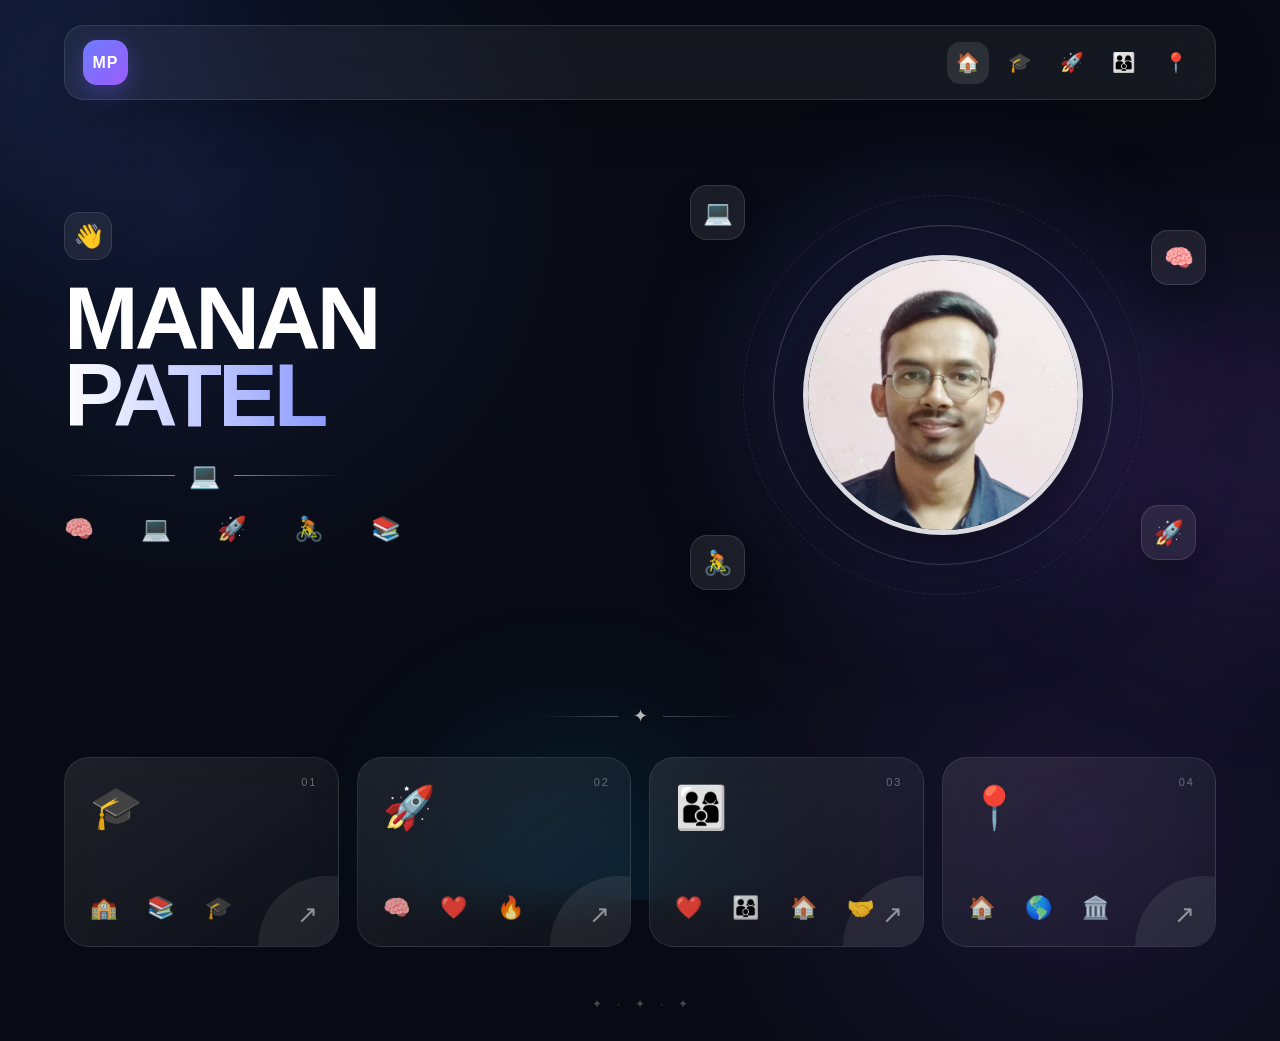
<file: index.html>
<!DOCTYPE html>
<html lang="en">

<head>
    <meta charset="UTF-8">
    <meta name="viewport" content="width=device-width, initial-scale=1.0">

    <title>Manan Patel | My Visual Journey</title>

    <link rel="stylesheet" href="css/styles.css">
</head>

<body>

    <!-- Background Decorative Elements -->
    <div class="background">
        <span class="orb orb-1"></span>
        <span class="orb orb-2"></span>
        <span class="orb orb-3"></span>
    </div>


    <!-- Navigation -->
    <nav class="navbar">

        <div class="nav-logo">
            MP
        </div>

        <div class="nav-icons">

            <a href="index.html" class="nav-item active" title="Home">
                🏠
            </a>

            <a href="education.html" class="nav-item" title="Education">
                🎓
            </a>

            <a href="life.html" class="nav-item" title="My Life">
                🚀
            </a>

            <a href="family.html" class="nav-item" title="Family and Friends">
                👨‍👩‍👦
            </a>

            <a href="place.html" class="nav-item" title="My Place">
                📍
            </a>

        </div>

    </nav>


    <!-- Main Content -->
    <main class="home-container">


        <!-- Left Section -->
        <section class="intro-section">

            <div class="intro-small">
                👋
            </div>

            <h1>
                MANAN
                <span>PATEL</span>
            </h1>

            <div class="visual-line">
                <span></span>
                <div>💻</div>
                <span></span>
            </div>

            <p class="intro-symbols">
                🧠 &nbsp;&nbsp; 💻 &nbsp;&nbsp; 🚀 &nbsp;&nbsp; 🚴 &nbsp;&nbsp; 📚
            </p>

            <!-- <div class="intro-description">

                <div class="description-icon">
                    ✨
                </div>

                <div class="description-content">
                    <div class="symbol-row">
                        🎓 → 🧠 → 💻 → 🚀
                    </div>

                    <div class="symbol-row small">
                        ❤️ &nbsp; 🌱 &nbsp; 🔥
                    </div>
                </div>

            </div> -->

        </section>



        <!-- Profile Section -->
        <section class="profile-section">

            <div class="profile-glow"></div>

            <div class="profile-circle">

                <div class="profile-ring ring-1"></div>
                <div class="profile-ring ring-2"></div>

                <img
                    src="images/Photo.jpg"
                    alt="Manan Patel"
                    class="profile-image"
                >

            </div>


            <!-- Floating Symbols -->

            <div class="floating-symbol symbol-1">
                💻
            </div>

            <div class="floating-symbol symbol-2">
                🧠
            </div>

            <div class="floating-symbol symbol-3">
                🚀
            </div>

            <div class="floating-symbol symbol-4">
                🚴
            </div>

        </section>



        <!-- Visual Navigation -->
        <section class="navigation-section">

            <div class="section-heading">

                <span class="heading-line"></span>

                <span class="heading-icon">
                    ✦
                </span>

                <span class="heading-line"></span>

            </div>


            <div class="navigation-grid">


                <!-- Education -->
                <a href="education.html" class="visual-card education-card">

                    <div class="card-number">
                        01
                    </div>

                    <div class="card-icon">
                        🎓
                    </div>

                    <div class="card-visual">
                        🏫 &nbsp; 📚 &nbsp; 🎓
                    </div>

                    <div class="card-arrow">
                        ↗
                    </div>

                </a>


                <!-- Life -->
                <a href="life.html" class="visual-card life-card">

                    <div class="card-number">
                        02
                    </div>

                    <div class="card-icon">
                        🚀
                    </div>

                    <div class="card-visual">
                        🧠 &nbsp; ❤️ &nbsp; 🔥
                    </div>

                    <div class="card-arrow">
                        ↗
                    </div>

                </a>


                <!-- Family and Friends -->
                <a href="family.html" class="visual-card achievement-card">

                    <div class="card-number">
                        03
                    </div>

                    <div class="card-icon">
                        👨‍👩‍👦
                    </div>

                    <div class="card-visual">
                        ❤️ &nbsp; 👨‍👩‍👦 &nbsp; 🏠 &nbsp; 🤝
                    </div>

                    <div class="card-arrow">
                        ↗
                    </div>

                </a>

                <!-- Place -->
                <a href="place.html" class="visual-card place-card">

                    <div class="card-number">
                        04
                    </div>

                    <div class="card-icon">
                        📍
                    </div>

                    <div class="card-visual">
                        🏠 &nbsp; 🌎 &nbsp; 🏛️
                    </div>

                    <div class="card-arrow">
                        ↗
                    </div>

                </a>


            </div>

        </section>


    </main>


    <!-- Bottom Decorative Element -->
    <div class="bottom-symbols">
        <span>✦</span>
        <span>·</span>
        <span>✦</span>
        <span>·</span>
        <span>✦</span>
    </div>


</body>

</html>
</file>
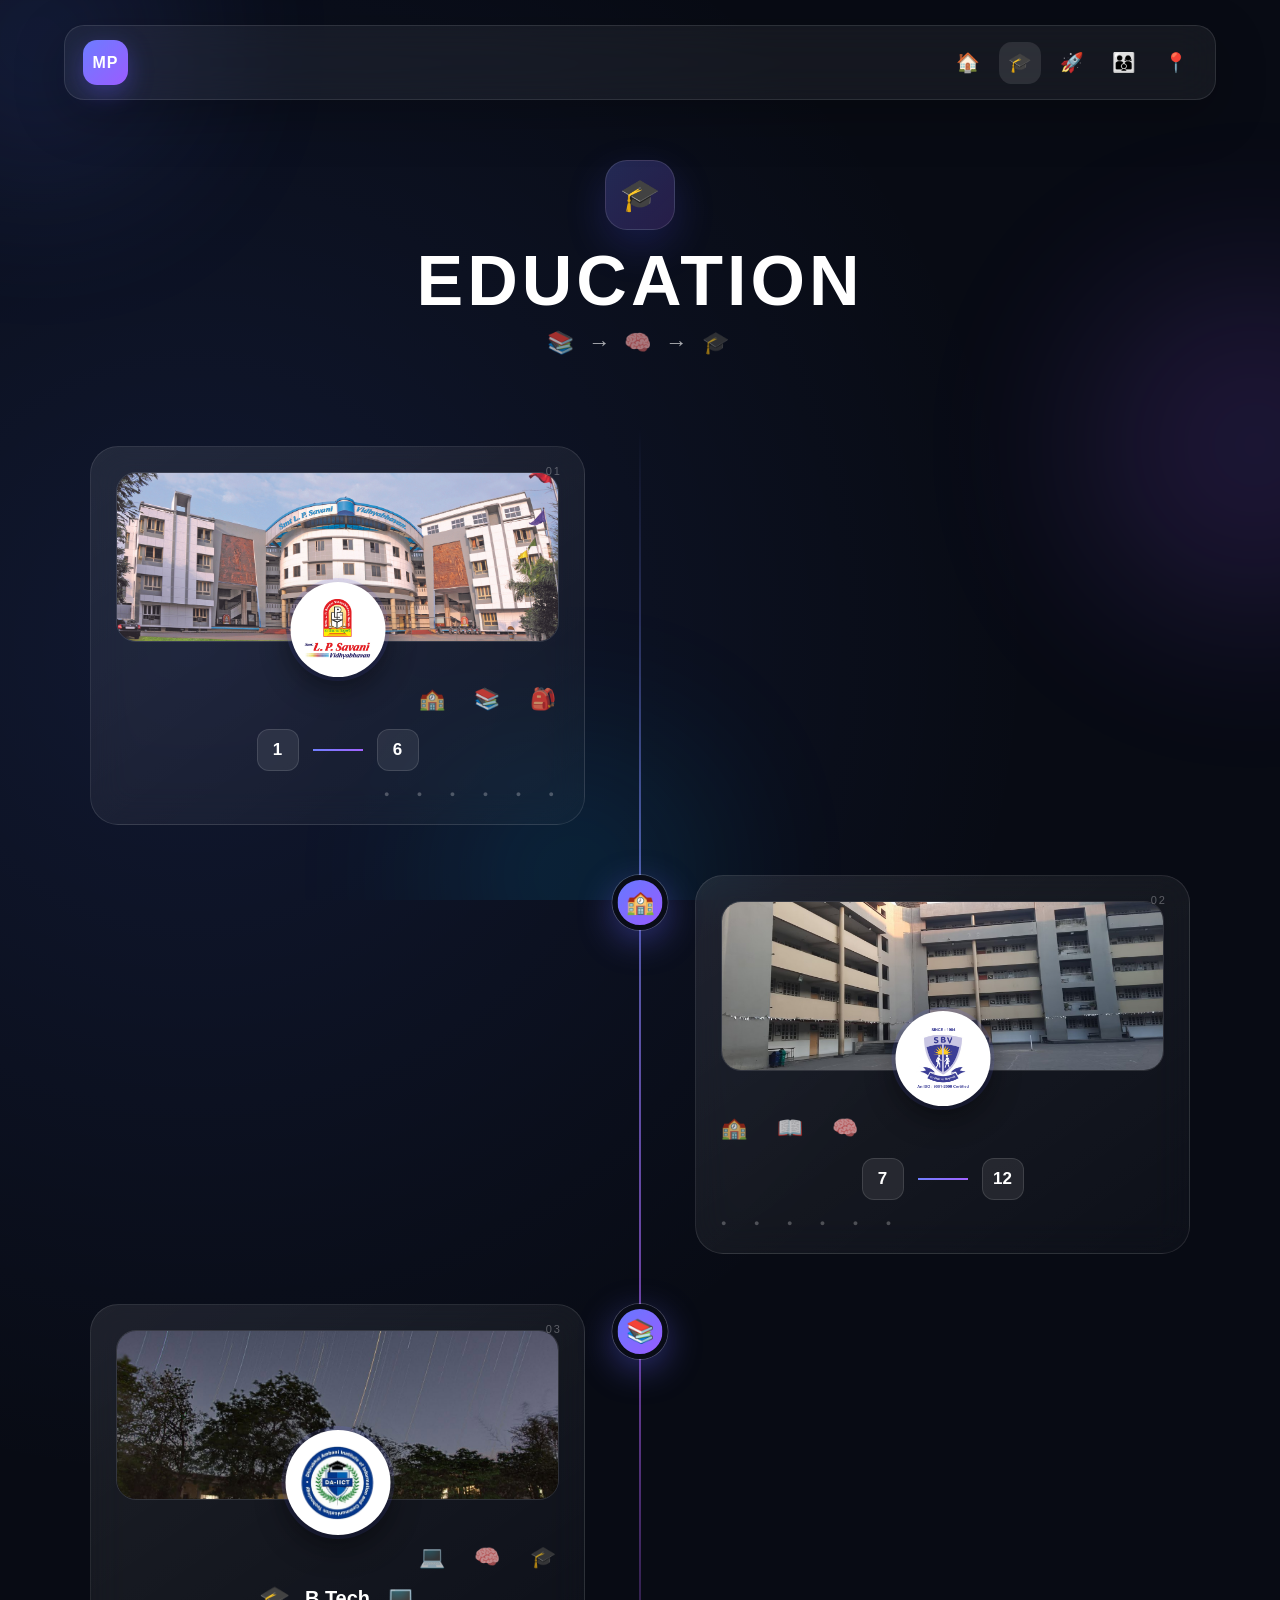
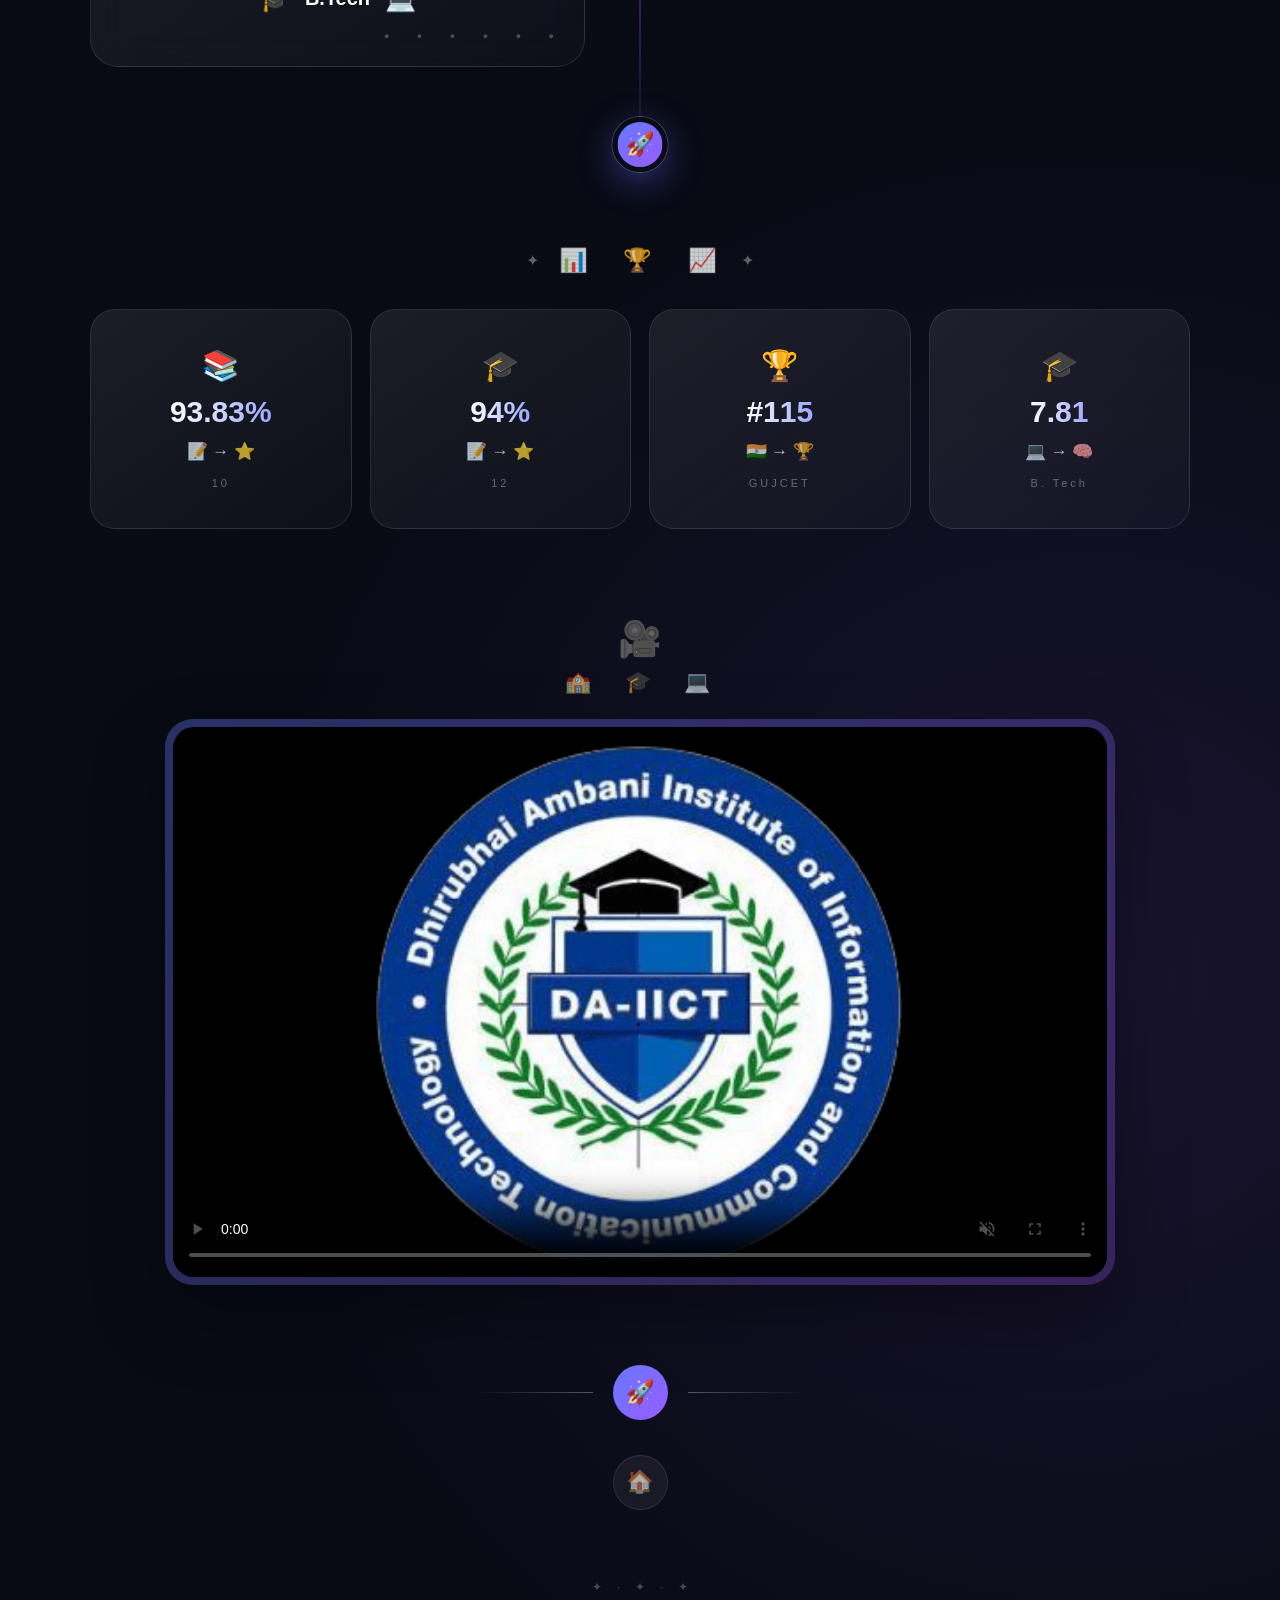
<file: education.html>
<!DOCTYPE html>
<html lang="en">

<head>

    <meta charset="UTF-8">

    <meta name="viewport" content="width=device-width, initial-scale=1.0">

    <title>Education | Manan Patel</title>

    <link rel="stylesheet" href="css/styles.css">
    <link rel="stylesheet" href="css/education.css">

</head>


<body>


    <!-- Background -->

    <div class="background">

        <span class="orb orb-1"></span>
        <span class="orb orb-2"></span>
        <span class="orb orb-3"></span>

    </div>


    <!-- Navigation -->

    <nav class="navbar">

        <div class="nav-logo">
            MP
        </div>

        <div class="nav-icons">

            <a href="index.html"
               class="nav-item"
               title="Home">
                🏠
            </a>

            <a href="education.html"
               class="nav-item active"
               title="Education">
                🎓
            </a>

            <a href="life.html"
               class="nav-item"
               title="My Life">
                🚀
            </a>
            
            <a href="family.html"
               class="nav-item"
               title="Family and Friends">
                👨‍👩‍👦
            </a>

            <a href="place.html"
               class="nav-item"
               title="My Place">
                📍
            </a>

        </div>

    </nav>


    <!-- Main -->

    <main class="education-container">


        <!-- Header -->

        <section class="education-header">

            <div class="header-icon">
                🎓
            </div>

            <h1>
                EDUCATION
            </h1>

            <div class="header-symbols">
                📚 → 🧠 → 🎓
            </div>

        </section>



        <!-- =========================================
             EDUCATION TIMELINE
        ========================================== -->

        <section class="timeline">


            <!-- =====================================
                 L. P. SAVANI
            ====================================== -->

            <div class="timeline-item left">

                <div class="timeline-content school-card">

                    <div class="school-number">
                        01
                    </div>


                    <!-- Photo + Logo -->

                    <div class="institution-image">

                        <img
                            src="images/lpsv.jpg"
                            alt="L. P. Savani Vidhyabhavan"
                            class="institution-photo"
                        >


                        <div class="institution-logo">

                            <img
                                src="images/lpsv logo.png"
                                alt="L. P. Savani Logo"
                            >

                        </div>

                    </div>


                    <div class="school-symbols">
                        🏫 &nbsp; 📚 &nbsp; 🎒
                    </div>


                    <!-- Class Range -->

                    <div class="education-years">

                        <span>1</span>

                        <div class="year-line"></div>

                        <span>6</span>

                    </div>


                    <div class="education-dots">
                        ● &nbsp; ● &nbsp; ● &nbsp; ● &nbsp; ● &nbsp; ●
                    </div>

                </div>

            </div>


            <!-- Timeline Dot -->

            <div class="timeline-center">

                <div class="timeline-dot">
                    🏫
                </div>

            </div>



            <!-- =====================================
                 SANSKAR BHARTI
            ====================================== -->

            <div class="timeline-item right">

                <div class="timeline-content school-card">

                    <div class="school-number">
                        02
                    </div>


                    <!-- Photo + Logo -->

                    <div class="institution-image">

                        <img
                            src="images/sbv.jpeg"
                            alt="Sanskar Bharti Vidhyalaya"
                            class="institution-photo"
                        >


                        <div class="institution-logo">

                            <img
                                src="images/sbv logo.png"
                                alt="Sanskar Bharti Logo"
                            >

                        </div>

                    </div>


                    <div class="school-symbols">
                        🏫 &nbsp; 📖 &nbsp; 🧠
                    </div>


                    <!-- Class Range -->

                    <div class="education-years">

                        <span>7</span>

                        <div class="year-line"></div>

                        <span>12</span>

                    </div>


                    <div class="education-dots">
                        ● &nbsp; ● &nbsp; ● &nbsp; ● &nbsp; ● &nbsp; ●
                    </div>

                </div>

            </div>


            <!-- Timeline Dot -->

            <div class="timeline-center">

                <div class="timeline-dot">
                    📚
                </div>

            </div>



            <!-- =====================================
                 DA-IICT
            ====================================== -->

            <div class="timeline-item left">

                <div class="timeline-content college-card">

                    <div class="school-number">
                        03
                    </div>


                    <!-- College Photo + Logo -->

                    <div class="institution-image college-image">

                        <img
                            src="images/daiict.jpg"
                            alt="DA-IICT"
                            class="institution-photo"
                        >


                        <div class="institution-logo college-logo">

                            <img
                                src="images/daiict logo.png"
                                alt="DA-IICT Logo"
                            >

                        </div>

                    </div>


                    <div class="school-symbols">
                        💻 &nbsp; 🧠 &nbsp; 🎓
                    </div>


                    <!-- Degree -->

                    <div class="degree-visual">

                        <span>🎓</span>

                        <div>
                            B.Tech
                        </div>

                        <span>💻</span>

                    </div>


                    <!-- <div class="branch-visual">

                        ∑ &nbsp; + &nbsp; 💻 &nbsp; + &nbsp; 🧠

                    </div> -->


                    <div class="education-dots">
                        ● &nbsp; ● &nbsp; ● &nbsp; ● &nbsp; ● &nbsp; ●
                    </div>

                </div>

            </div>


            <!-- Final Timeline -->

            <div class="timeline-center">

                <div class="timeline-dot final-dot">
                    🚀
                </div>

            </div>

        </section>



        <!-- =========================================
             ACADEMIC ACHIEVEMENTS
        ========================================== -->

        <section class="academic-section">


            <div class="section-title">

                <span>✦</span>

                <div class="title-symbols">
                    📊 &nbsp; 🏆 &nbsp; 📈
                </div>

                <span>✦</span>

            </div>


            <div class="academic-grid">


                <!-- 10th -->

                <div class="academic-card">

                    <div class="academic-icon">
                        📚
                    </div>

                    <div class="academic-value">
                        93.83%
                    </div>

                    <div class="academic-visual">
                        📝 → ⭐
                    </div>

                    <div class="academic-label">
                        10
                    </div>

                </div>


                <!-- 12th -->

                <div class="academic-card">

                    <div class="academic-icon">
                        🎓
                    </div>

                    <div class="academic-value">
                        94%
                    </div>

                    <div class="academic-visual">
                        📝 → ⭐
                    </div>

                    <div class="academic-label">
                        12
                    </div>

                </div>


                <!-- GUJCET -->

                <div class="academic-card">

                    <div class="academic-icon">
                        🏆
                    </div>

                    <div class="academic-value">
                        #115
                    </div>

                    <div class="academic-visual">
                        🇮🇳 → 🏆
                    </div>

                    <div class="academic-label">
                        GUJCET
                    </div>

                </div>


                <!-- CGPA -->

                <div class="academic-card">

                    <div class="academic-icon">
                        🎓
                    </div>

                    <div class="academic-value">
                        7.81
                    </div>

                    <div class="academic-visual">
                        💻 → 🧠
                    </div>

                    <div class="academic-label">
                        B. Tech
                    </div>

                </div>


            </div>

        </section>



        <!-- =========================================
             COLLEGE VIDEO
        ========================================== -->

        <section class="college-video-section">


            <div class="video-heading">

                <div class="video-heading-icon">
                    🎥
                </div>

                <div class="video-symbols">
                    🏫 &nbsp; 🎓 &nbsp; 💻
                </div>

            </div>


            <div class="video-wrapper">

                <video
                    class="college-video"
                    autoplay
                    controls
                    muted
                    loop
                    playsinline
                    poster="images/daiict logo.png"
                >

                    <source
                        src="videos/daiict.mp4"
                        type="video/mp4"
                    >

                    Your browser does not support
                    the video tag.

                </video>

            </div>


        </section>



        <!-- End -->

        <section class="journey-end">

            <div class="journey-line"></div>

            <div class="journey-icon">
                🚀
            </div>

            <div class="journey-line"></div>

        </section>

        <section class="journey-end-text">

            <a href="index.html" class="back-home">
                🏠
            </a>

        </section>
        
    </main>

    <div class="bottom-symbols">

        <span>✦</span>
        <span>·</span>
        <span>✦</span>
        <span>·</span>
        <span>✦</span>

    </div>


</body>

</html>
</file>
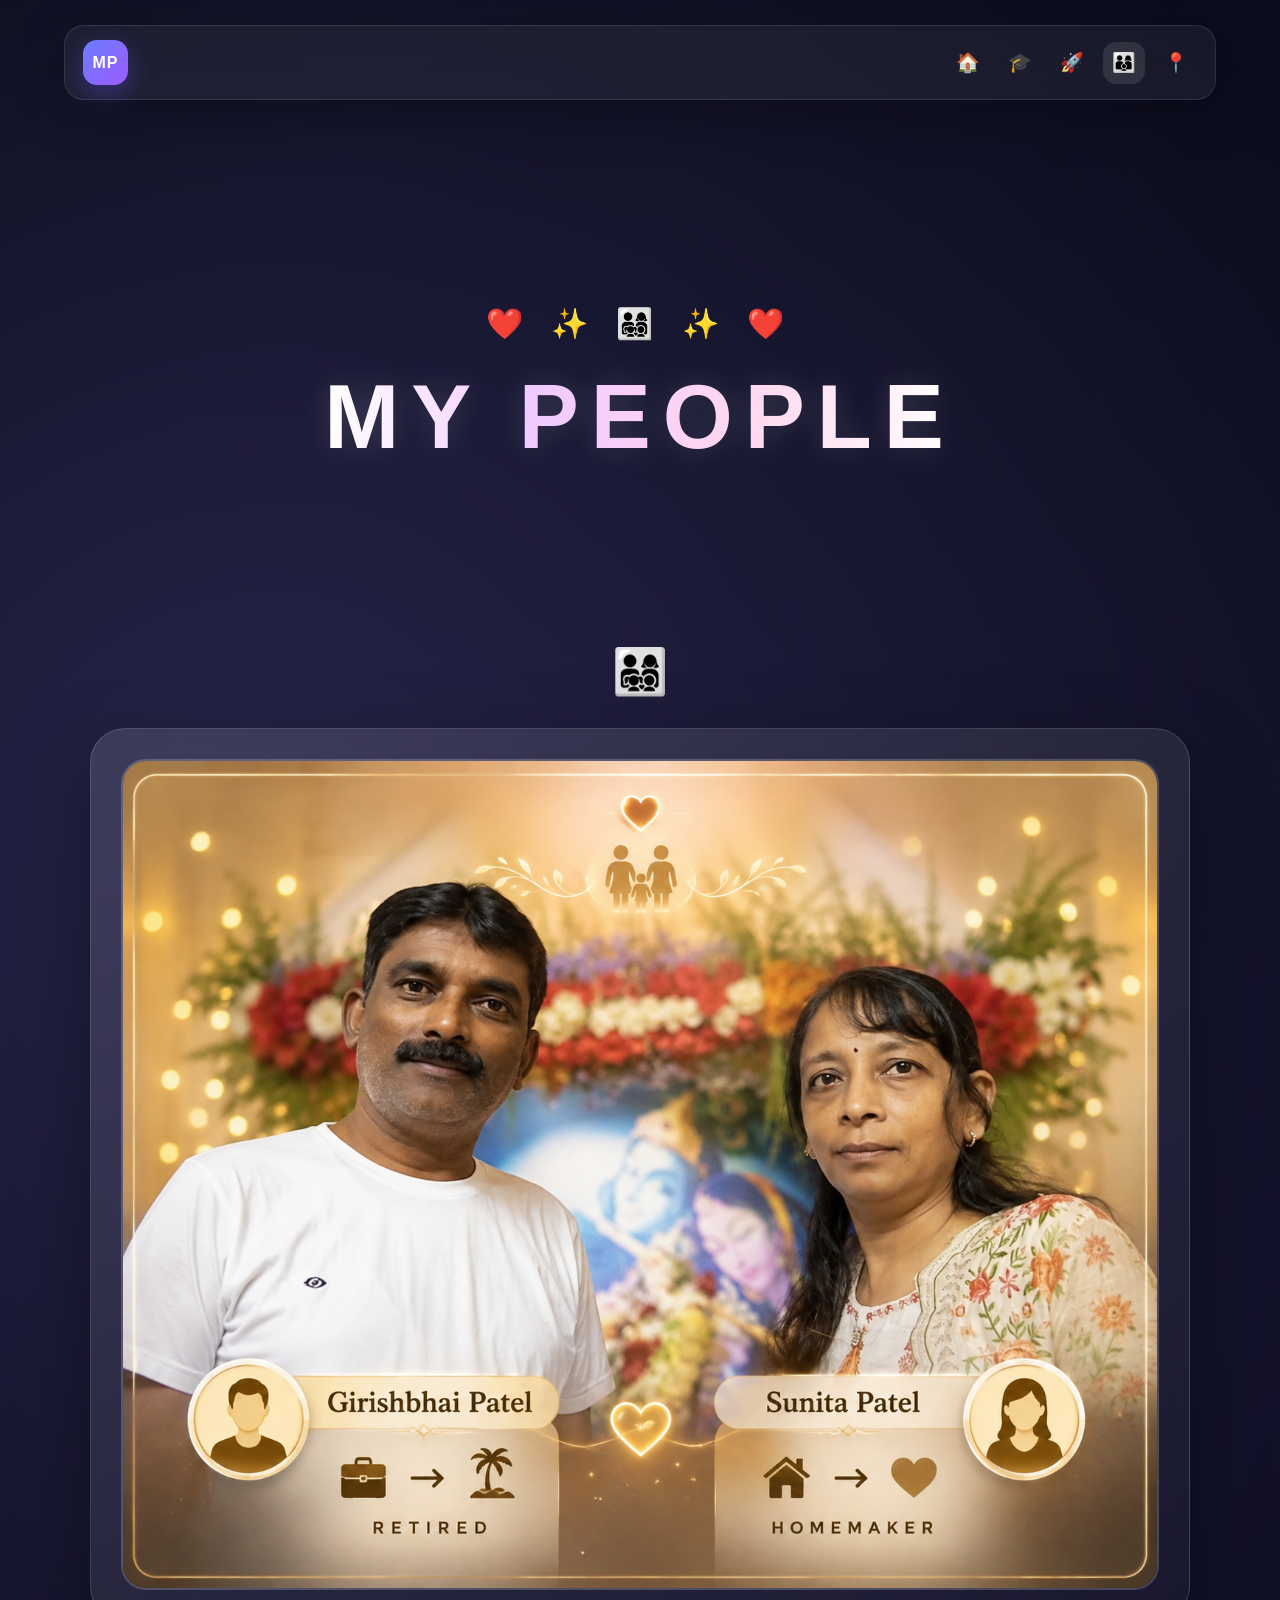
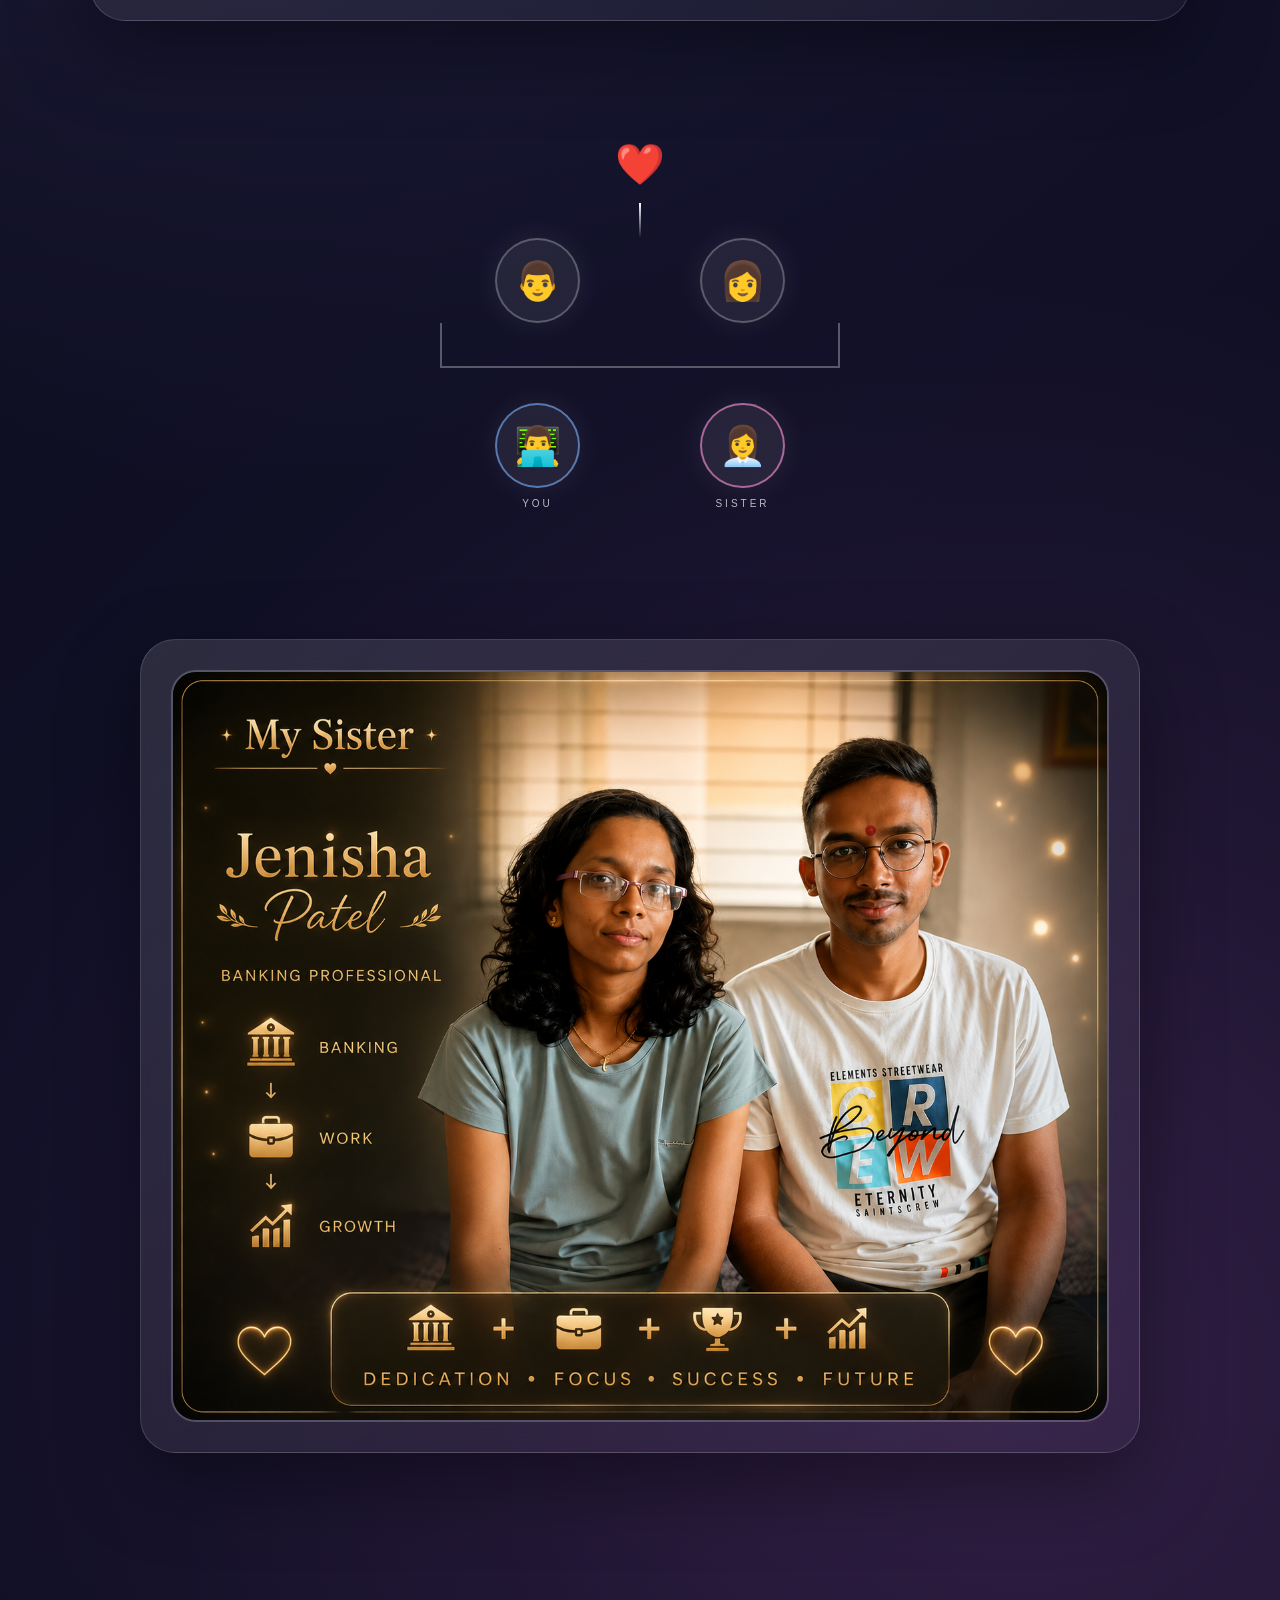
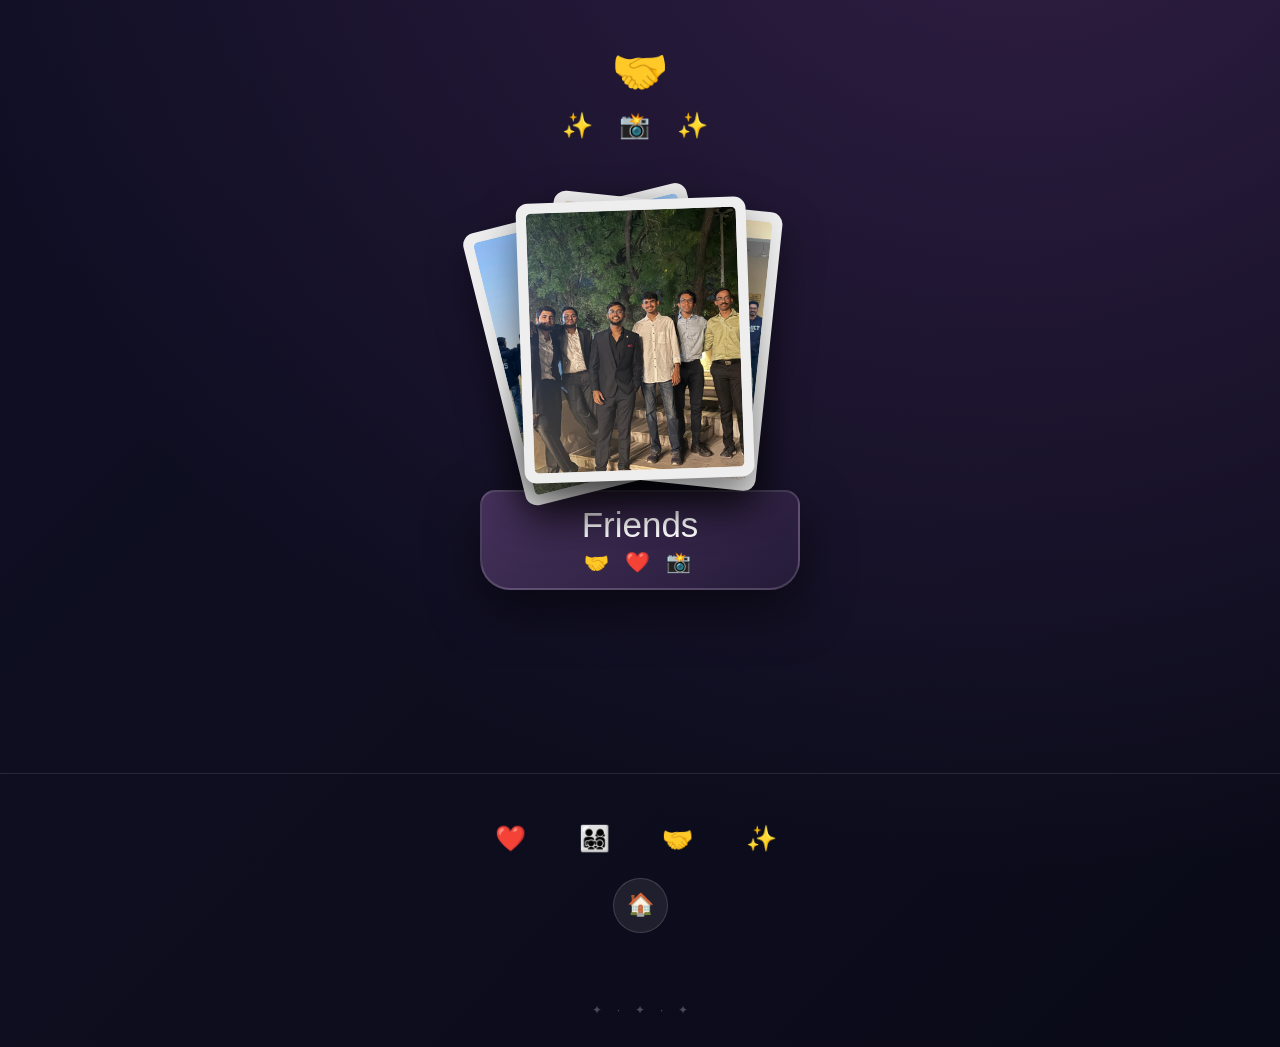
<file: family.html>
<!DOCTYPE html>
<html lang="en">

<head>
    <meta charset="UTF-8">
    <meta name="viewport" content="width=device-width, initial-scale=1.0">

    <title>My People ❤️</title>

    <link rel="stylesheet" href="css/styles.css">
    <link rel="stylesheet" href="css/family.css">
</head>

<body>

    <!-- ================= NAVIGATION ================= -->

    <nav class="navbar">

        <div class="nav-logo">
            MP
        </div>

        <div class="nav-icons">

            <a href="index.html"
               class="nav-item"
               title="Home">
                🏠
            </a>

            <a href="education.html"
               class="nav-item"
               title="Education">
                🎓
            </a>

            <a href="life.html"
               class="nav-item"
               title="My Life">
                🚀
            </a>
            
            <a href="family.html"
               class="nav-item active"
               title="Family and Friends">
                👨‍👩‍👦
            </a>

            <a href="place.html"
               class="nav-item"
               title="My Place">
                📍
            </a>

        </div>

    </nav>


    <!-- ================= HERO ================= -->

    <section class="hero">

        <div class="hero-symbols">
            ❤️ ✨ 👨‍👩‍👧‍👦 ✨ ❤️
        </div>

        <div class="hero-title">
            MY PEOPLE
        </div>

        <!-- <div class="hero-subtitle">
            🏠 &nbsp; ❤️ &nbsp; 🤝
        </div> -->

    </section>


    <!-- ================= PARENTS ================= -->

    <section class="parents-section">

        <div class="section-symbol">
            👨‍👩‍👧‍👦
        </div>

        <div class="parents-card">

            <div class="parents-image-container">

                <img
                    src="images/parents.png"
                    alt="My Parents"
                    class="parents-image"
                >

            </div>


            <!-- <div class="parents-info">

                <div class="person">

                    <div class="person-icon">
                        👨
                    </div>

                    <div class="person-name">
                        Girishbhai Patel
                    </div>

                    <div class="person-role">
                        💼 &nbsp; 🌴
                    </div>

                </div>


                <div class="heart-divider">
                    ❤️
                </div>


                <div class="person">

                    <div class="person-icon">
                        👩
                    </div>

                    <div class="person-name">
                        Sunita Patel
                    </div>

                    <div class="person-role">
                        🏠 &nbsp; ❤️
                    </div>

                </div>

            </div> -->


            <!-- Visual information -->

            <!-- <div class="parent-symbols">

                <div class="symbol-box">

                    <span>👨</span>

                    <div>
                        💼
                    </div>

                    <small>
                        RETIRED
                    </small>

                </div>


                <div class="symbol-box">

                    <span>👩</span>

                    <div>
                        🏠
                    </div>

                    <small>
                        HOMEMAKER
                    </small>

                </div>

            </div> -->

        </div>

    </section>



    <!-- ================= FAMILY CONNECTION ================= -->

    <section class="family-tree">

        <div class="tree-heart">
            ❤️
        </div>

        <div class="tree-line"></div>

        <div class="family-members">

            <div class="family-member">

                <div class="family-circle">
                    👨
                </div>

            </div>


            <div class="family-member">

                <div class="family-circle">
                    👩
                </div>

            </div>

        </div>


        <div class="tree-connector"></div>


        <div class="children-line"></div>


        <div class="family-members children">

            <div class="family-member">

                <div class="family-circle you-circle">
                    👨‍💻
                </div>

                <span>YOU</span>

            </div>


            <div class="family-member">

                <div class="family-circle sister-circle">
                    👩‍💼
                </div>

                <span>SISTER</span>

            </div>

        </div>

    </section>



    <!-- ================= SISTER ================= -->

    <section class="sister-section">
        <div class="parents-card">

            <div class="parents-image-container">

                <img
                    src="images/sister.png"
                    alt="My Parents"
                    class="parents-image"
                >

            </div>

        </div>

        <!-- <div class="sister-card">


            <div class="sister-photo">

                <img
                    src="images/sister.png"
                    alt="Jenisha Patel"
                >

            </div>


            <div class="sister-details">

                <div class="sister-symbol">
                    👩‍💼
                </div>

                <div class="sister-name">
                    Jenisha Patel
                </div>


                <div class="career-flow">

                    <div class="career-item">
                        🏦
                    </div>

                    <div class="arrow">
                        ↓
                    </div>

                    <div class="career-item">
                        💼
                    </div>

                    <div class="arrow">
                        ↓
                    </div>

                    <div class="career-item">
                        📈
                    </div>

                </div>

            </div>

        </div> -->

    </section>



    <!-- ================= FRIENDS ================= -->

    <section class="friends-section">

        <div class="friends-heading">

            <div>
                🤝
            </div>

            <div class="friends-symbols">
                ✨ 📸 ✨
            </div>

        </div>


        <!--
            CSS CHECKBOX
            Clicking this card opens all 6 photos.
        -->

        <input
            type="checkbox"
            id="memory-toggle"
            class="memory-toggle"
        >


        <label
            for="memory-toggle"
            class="memory-box"
        >

            <!-- Photos visible from outside -->

            <div class="photo-stack">

                <div class="memory-photo photo-back">

                    <img
                        src="images/friend3.jpeg"
                        alt="Friend memory"
                    >

                </div>


                <div class="memory-photo photo-middle">

                    <img
                        src="images/friend2.jpeg"
                        alt="Friend memory"
                    >

                </div>


                <div class="memory-photo photo-front">

                    <img
                        src="images/friend1.jpeg"
                        alt="Friend memory"
                    >

                </div>

            </div>


            <div class="memory-box-bottom">

                <div class="box-icon">
                    Friends
                </div>

                <div class="box-text">
                    🤝 ❤️ 📸
                </div>

            </div>

        </label>



        <!-- ================= FULL FRIEND GALLERY ================= -->

        <div class="friends-gallery">

            <div class="gallery-top">
                ✨ &nbsp; 📸 &nbsp; ✨
            </div>


            <div class="gallery-grid">


                <div class="gallery-photo">

                    <img
                        src="images/friend1.jpeg"
                        alt="Friend memory 1"
                    >

                </div>


                <div class="gallery-photo">

                    <img
                        src="images/friend2.jpeg"
                        alt="Friend memory 2"
                    >

                </div>


                <div class="gallery-photo">

                    <img
                        src="images/friend3.jpeg"
                        alt="Friend memory 3"
                    >

                </div>


                <div class="gallery-photo">

                    <img
                        src="images/friend4.jpeg"
                        alt="Friend memory 4"
                    >

                </div>


                <div class="gallery-photo">

                    <img
                        src="images/friend5.jpeg"
                        alt="Friend memory 5"
                    >

                </div>


                <div class="gallery-photo">

                    <img
                        src="images/friend6.jpeg"
                        alt="Friend memory 6"
                    >

                </div>

            </div>


            <label
                for="memory-toggle"
                class="close-gallery"
            >
                ❤️
            </label>

        </div>

    </section>



    <!-- ================= FOOTER ================= -->

    <footer>

        <div class="footer-symbols">
            ❤️ &nbsp; 👨‍👩‍👧‍👦 &nbsp; 🤝 &nbsp; ✨
        </div>

        <a href="index.html" class="back-home">
            🏠
        </a>

    </footer>

    <div class="bottom-symbols">

        <span>✦</span>
        <span>·</span>
        <span>✦</span>
        <span>·</span>
        <span>✦</span>

    </div>

</body>

</html>
</file>
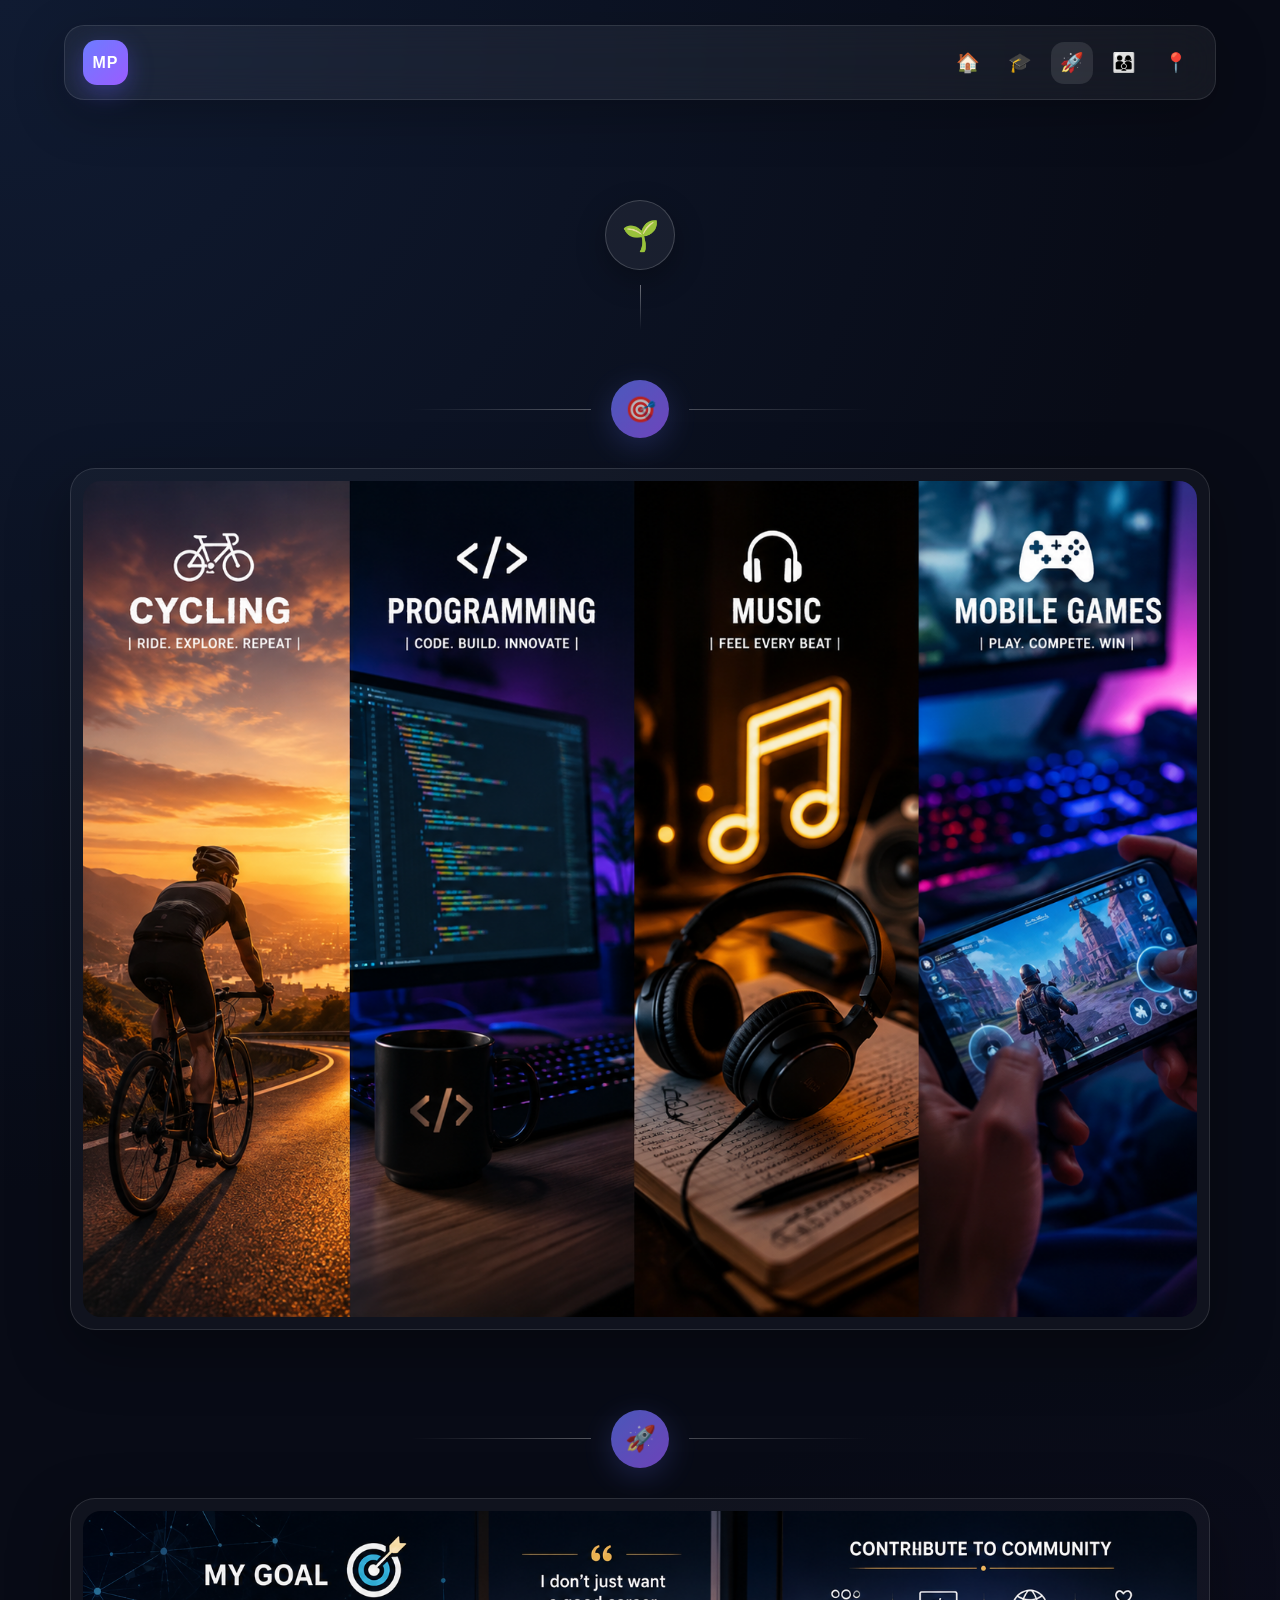
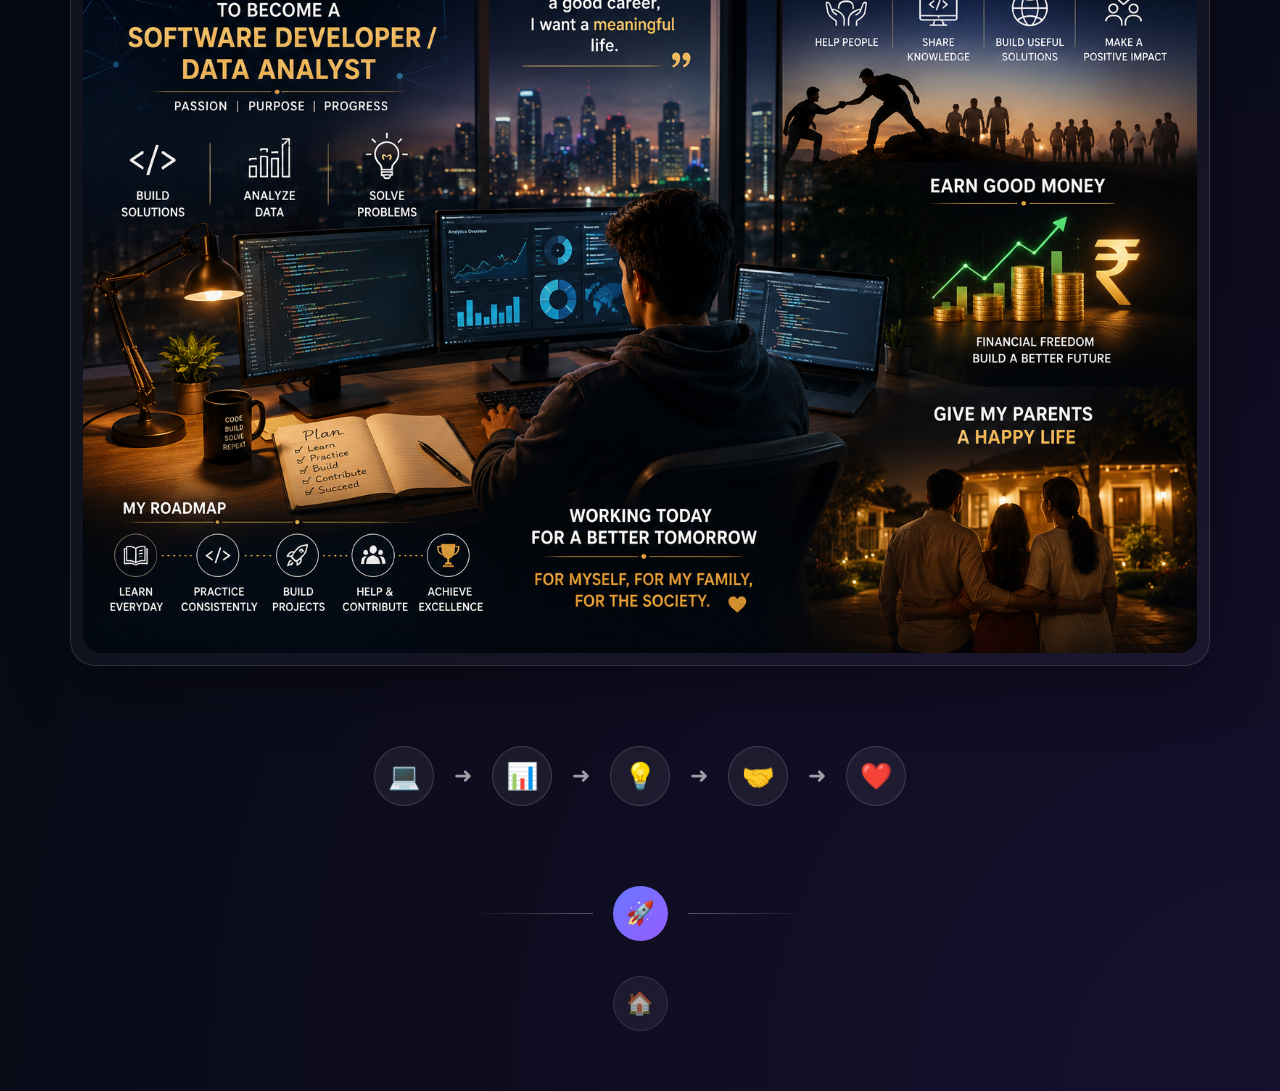
<file: life.html>
<!DOCTYPE html>
<html lang="en">

<head>
    <meta charset="UTF-8">
    <meta name="viewport" content="width=device-width, initial-scale=1.0">

    <title>My Life</title>

    <link rel="stylesheet" href="css/styles.css">
    <link rel="stylesheet" href="css/life.css">
</head>

<body>

    <!-- =========================================
         NAVIGATION
    ========================================= -->

    <!-- Navigation -->

    <nav class="navbar">

        <div class="nav-logo">
            MP
        </div>

        <div class="nav-icons">

            <a href="index.html"
               class="nav-item"
               title="Home">
                🏠
            </a>

            <a href="education.html"
               class="nav-item"
               title="Education">
                🎓
            </a>

            <a href="life.html"
               class="nav-item active"
               title="My Life">
                🚀
            </a>
            
            <a href="family.html"
               class="nav-item"
               title="Family and Friends">
                👨‍👩‍👦
            </a>

            <a href="place.html"
               class="nav-item"
               title="My Place">
                📍
            </a>

        </div>

    </nav>


    <!-- =========================================
         PAGE INTRO
    ========================================= -->

    <main class="life-page">

        <section class="life-intro">

            <div class="intro-icon">
                🌱
            </div>

            <div class="intro-line"></div>

        </section>


        <!-- =========================================
             HOBBIES
        ========================================= -->

        <section class="life-section hobbies-section">

            <div class="section-heading">
                
                <div class="heading-line"></div>

                <div class="heading-icon">
                    🎯
                </div>

                <div class="heading-line"></div>

            </div>


            <div class="hobby-card">

                <img
                    src="images/hobbies.png"
                    alt="My hobbies"
                    class="life-image"
                >

            </div>

        </section>


        <!-- =========================================
             PASSION & GOAL
        ========================================= -->

        <section class="life-section goal-section">

            <div class="section-heading">
                
                <div class="heading-line"></div>

                <div class="heading-icon">
                    🚀
                </div>

                <div class="heading-line"></div>

            </div>


            <div class="goal-card">

                <img
                    src="images/life-goal.png"
                    alt="My passion and goals in life"
                    class="life-image"
                >

            </div>

        </section>


        <!-- =========================================
             LIFE PHILOSOPHY
        ========================================= -->

        <section class="life-symbols">

            <div class="symbol">
                💻
            </div>

            <div class="symbol-arrow">
                ➜
            </div>

            <div class="symbol">
                📊
            </div>

            <div class="symbol-arrow">
                ➜
            </div>

            <div class="symbol">
                💡
            </div>

            <div class="symbol-arrow">
                ➜
            </div>

            <div class="symbol">
                🤝
            </div>

            <div class="symbol-arrow">
                ➜
            </div>

            <div class="symbol">
                ❤️
            </div>

        </section>


        <!-- =========================================
             END JOURNEY
        ========================================= -->

        <section class="journey-end">

            <div class="journey-line"></div>

            <div class="journey-icon">
                🚀
            </div>

            <div class="journey-line"></div>

        </section>

        <section class="journey-end-text">

            <a href="index.html" class="back-home">
                🏠
            </a>

        </section>

    </main>


</body>
</html>
</file>
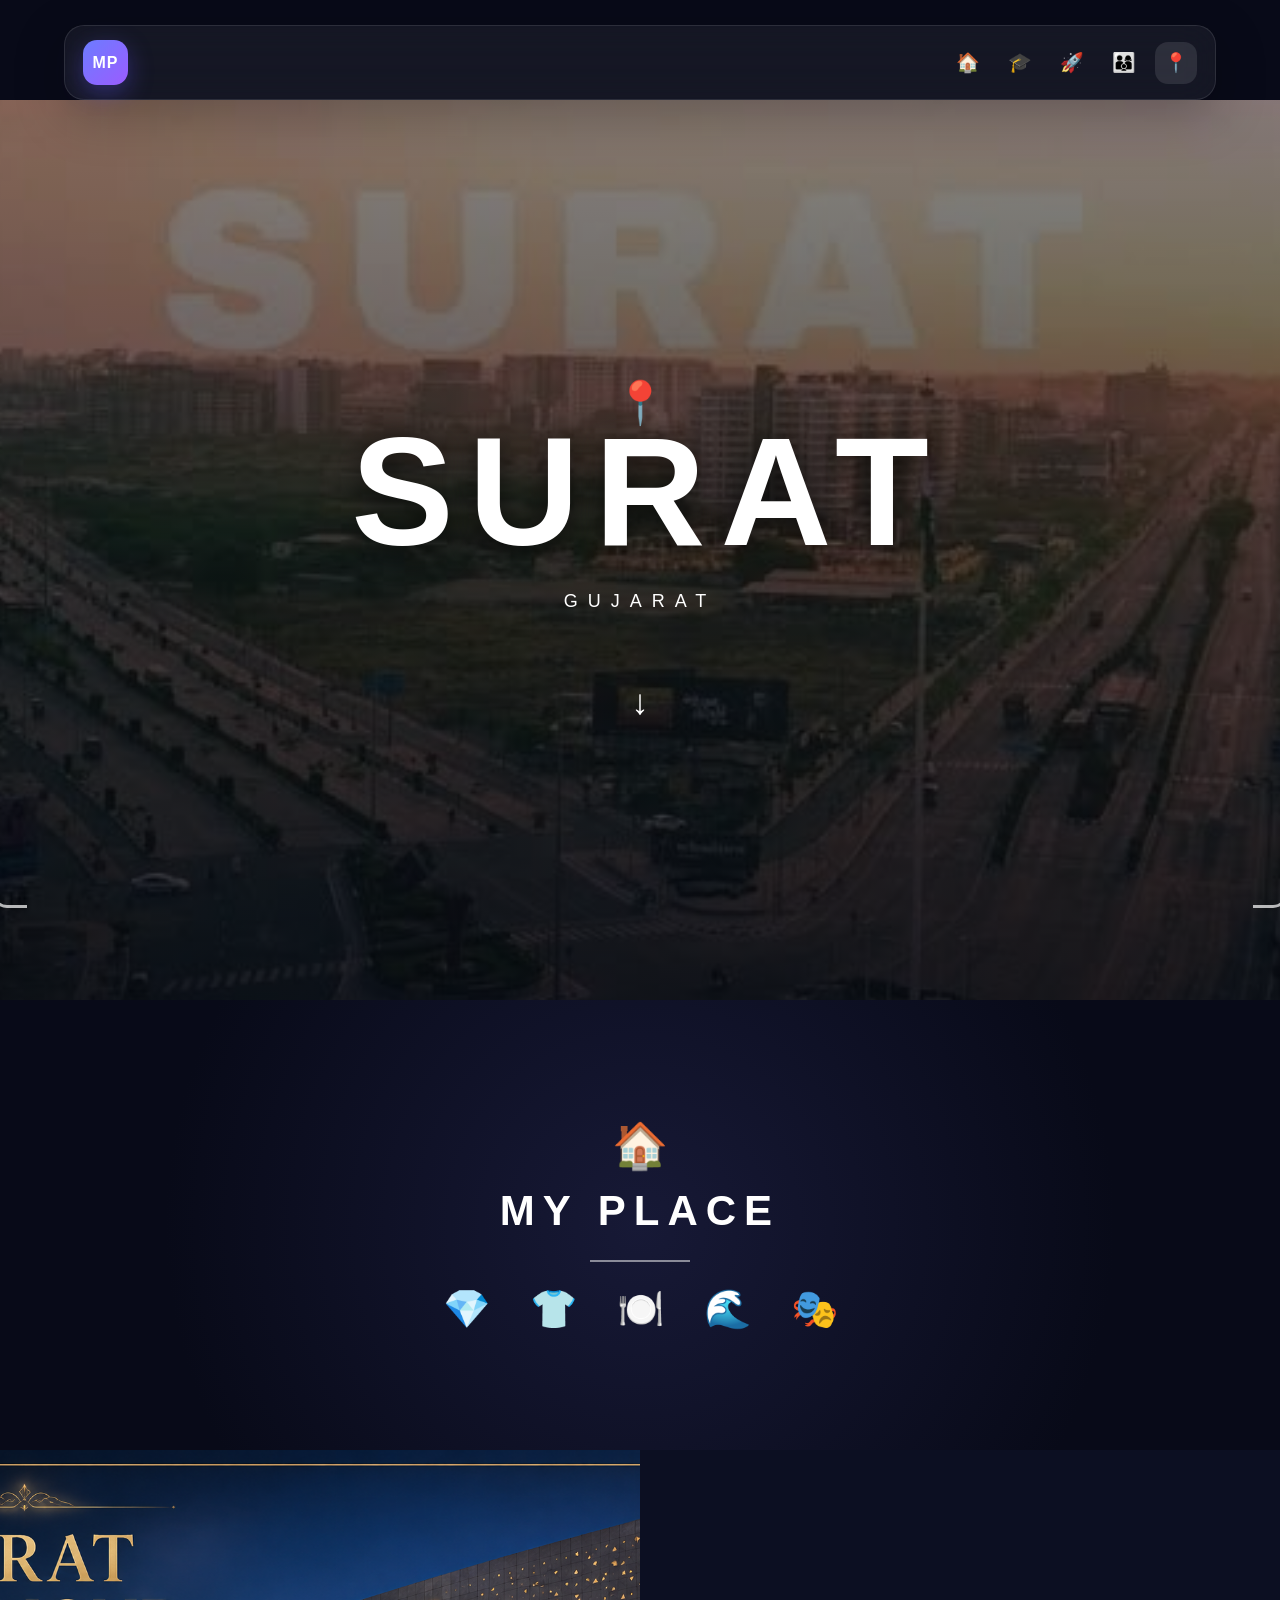
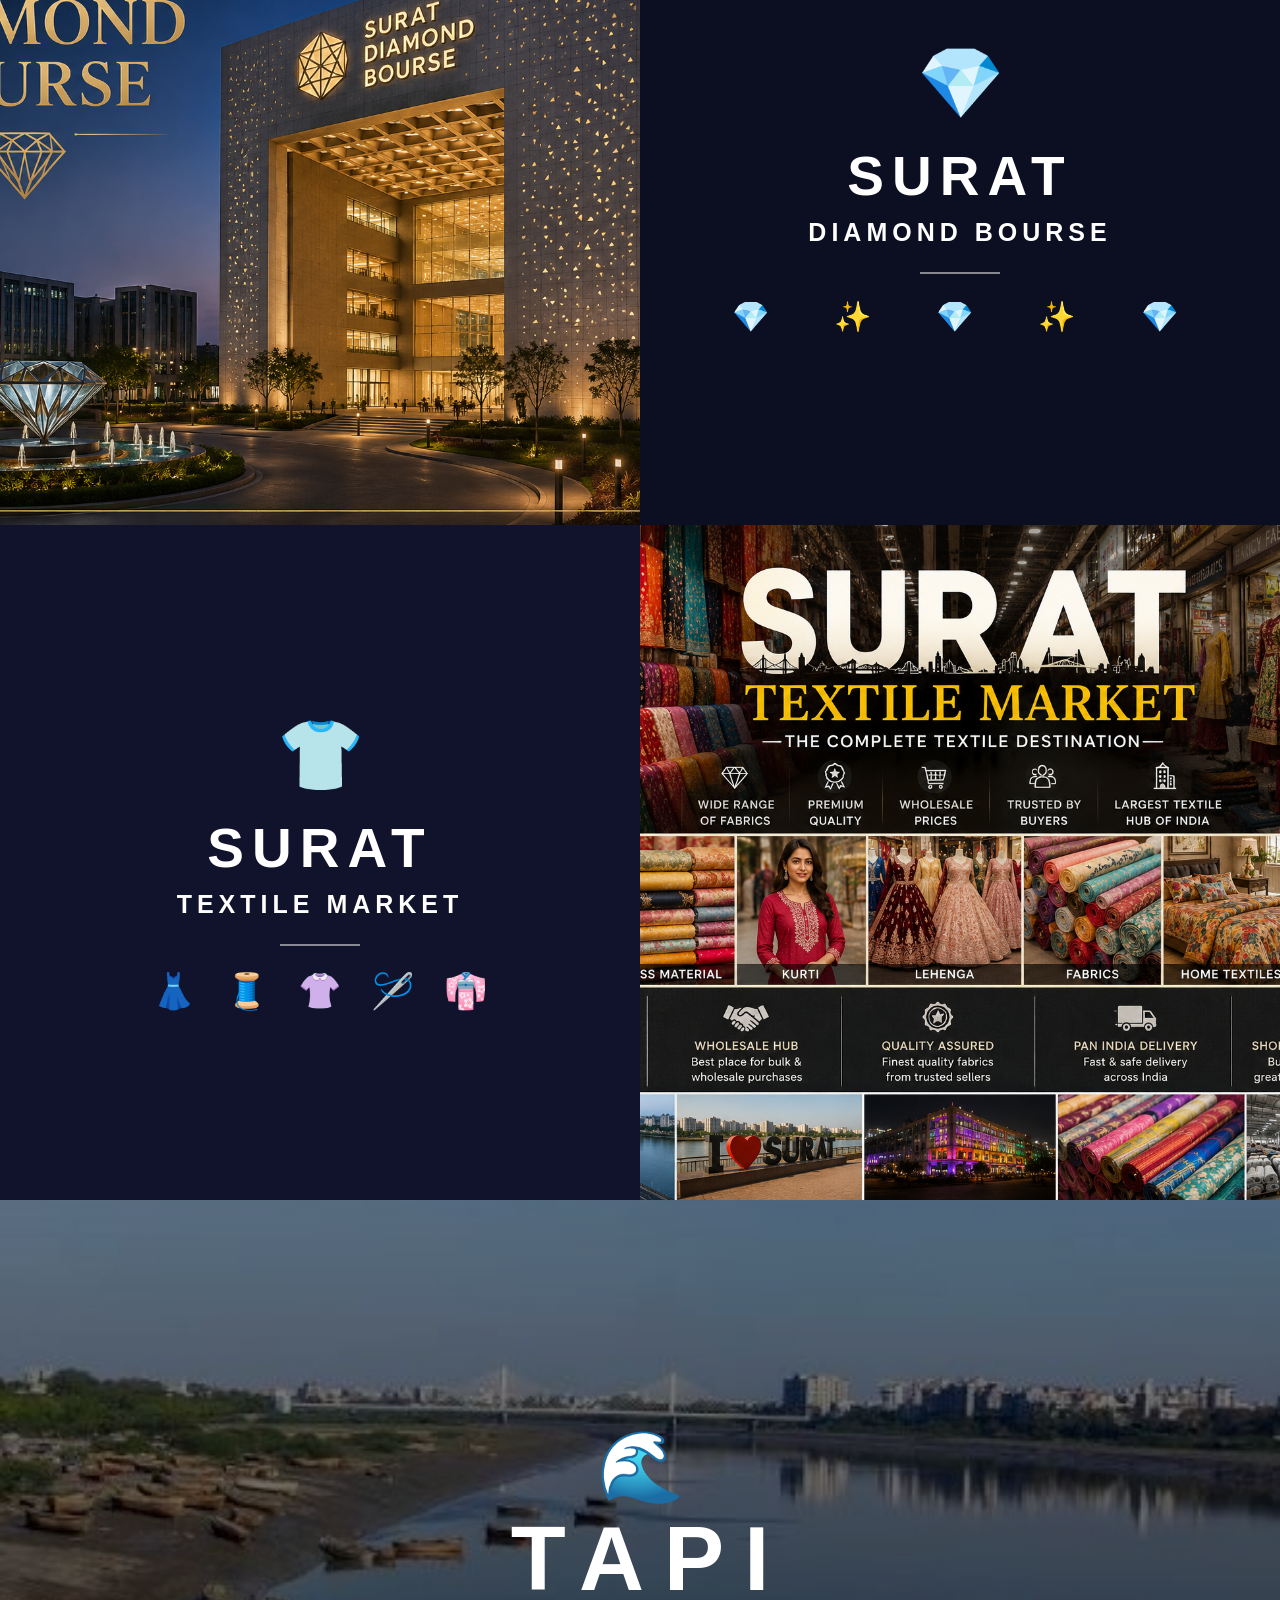
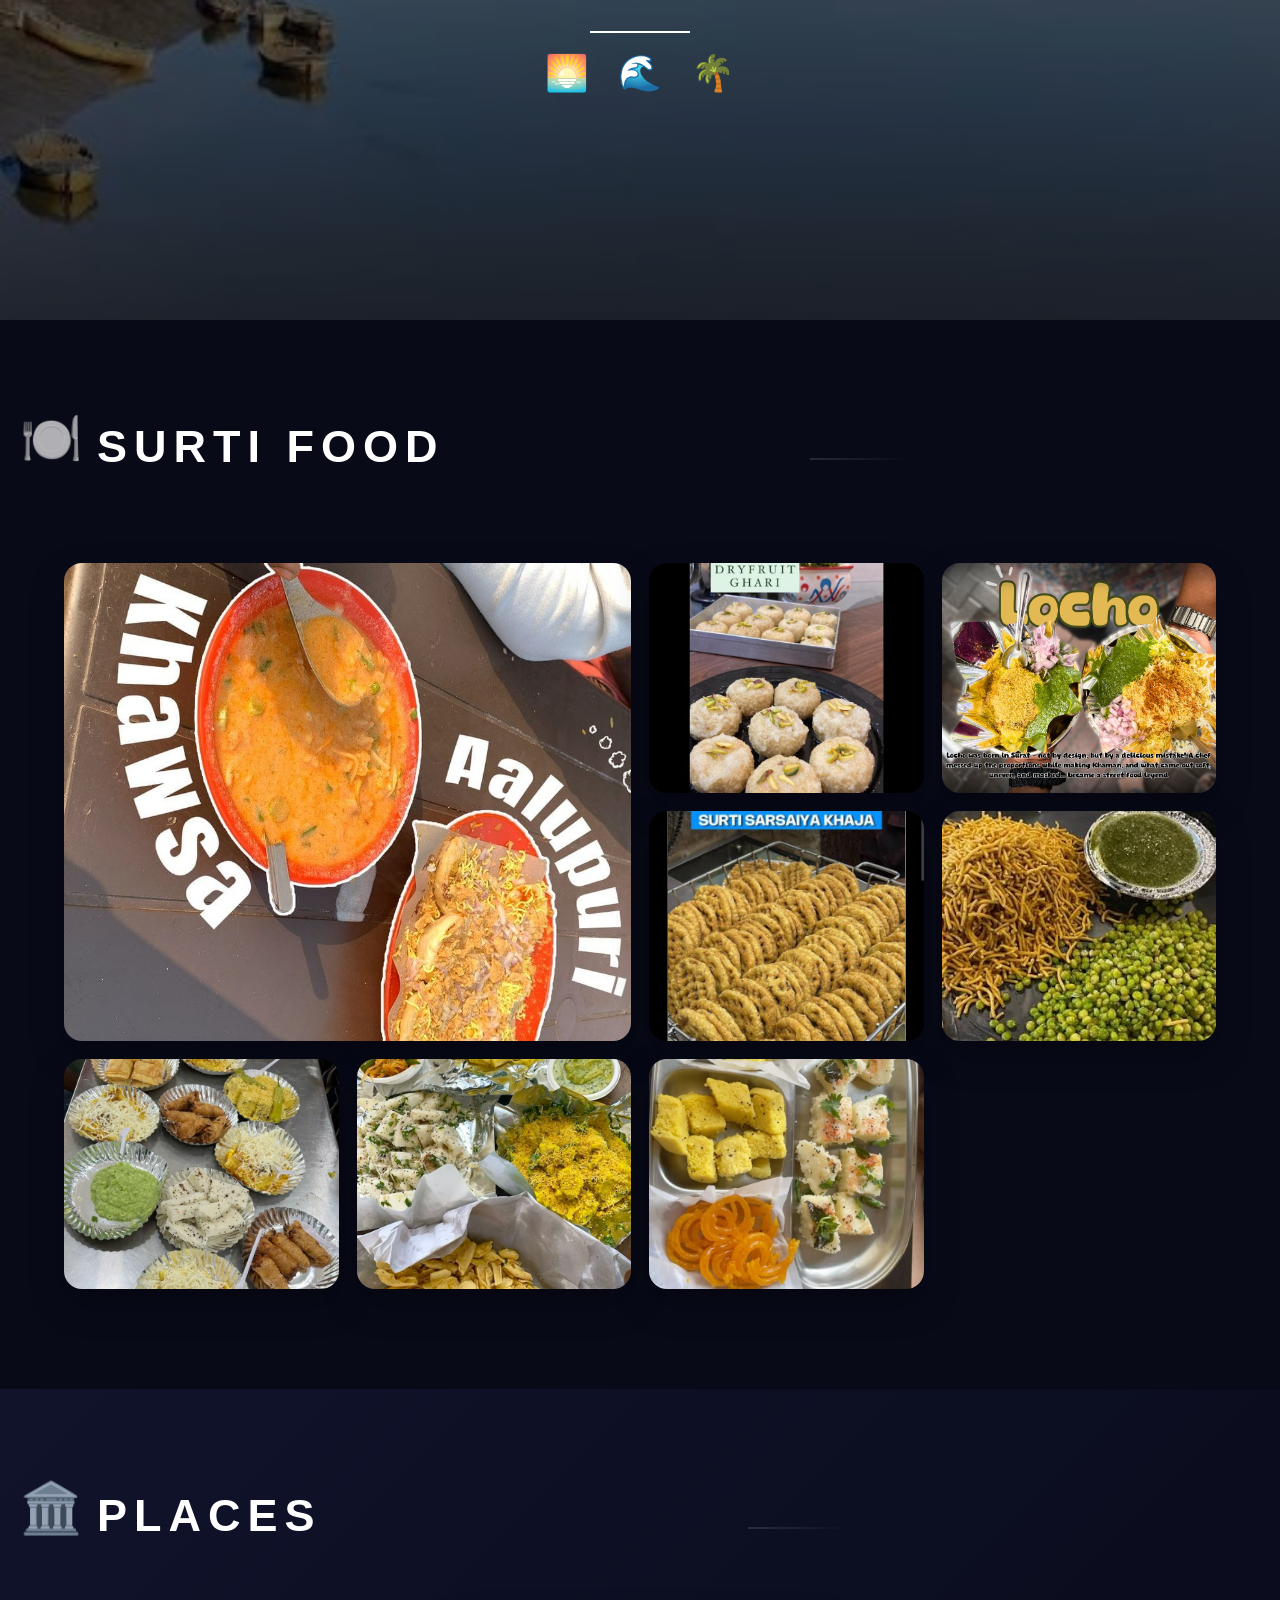
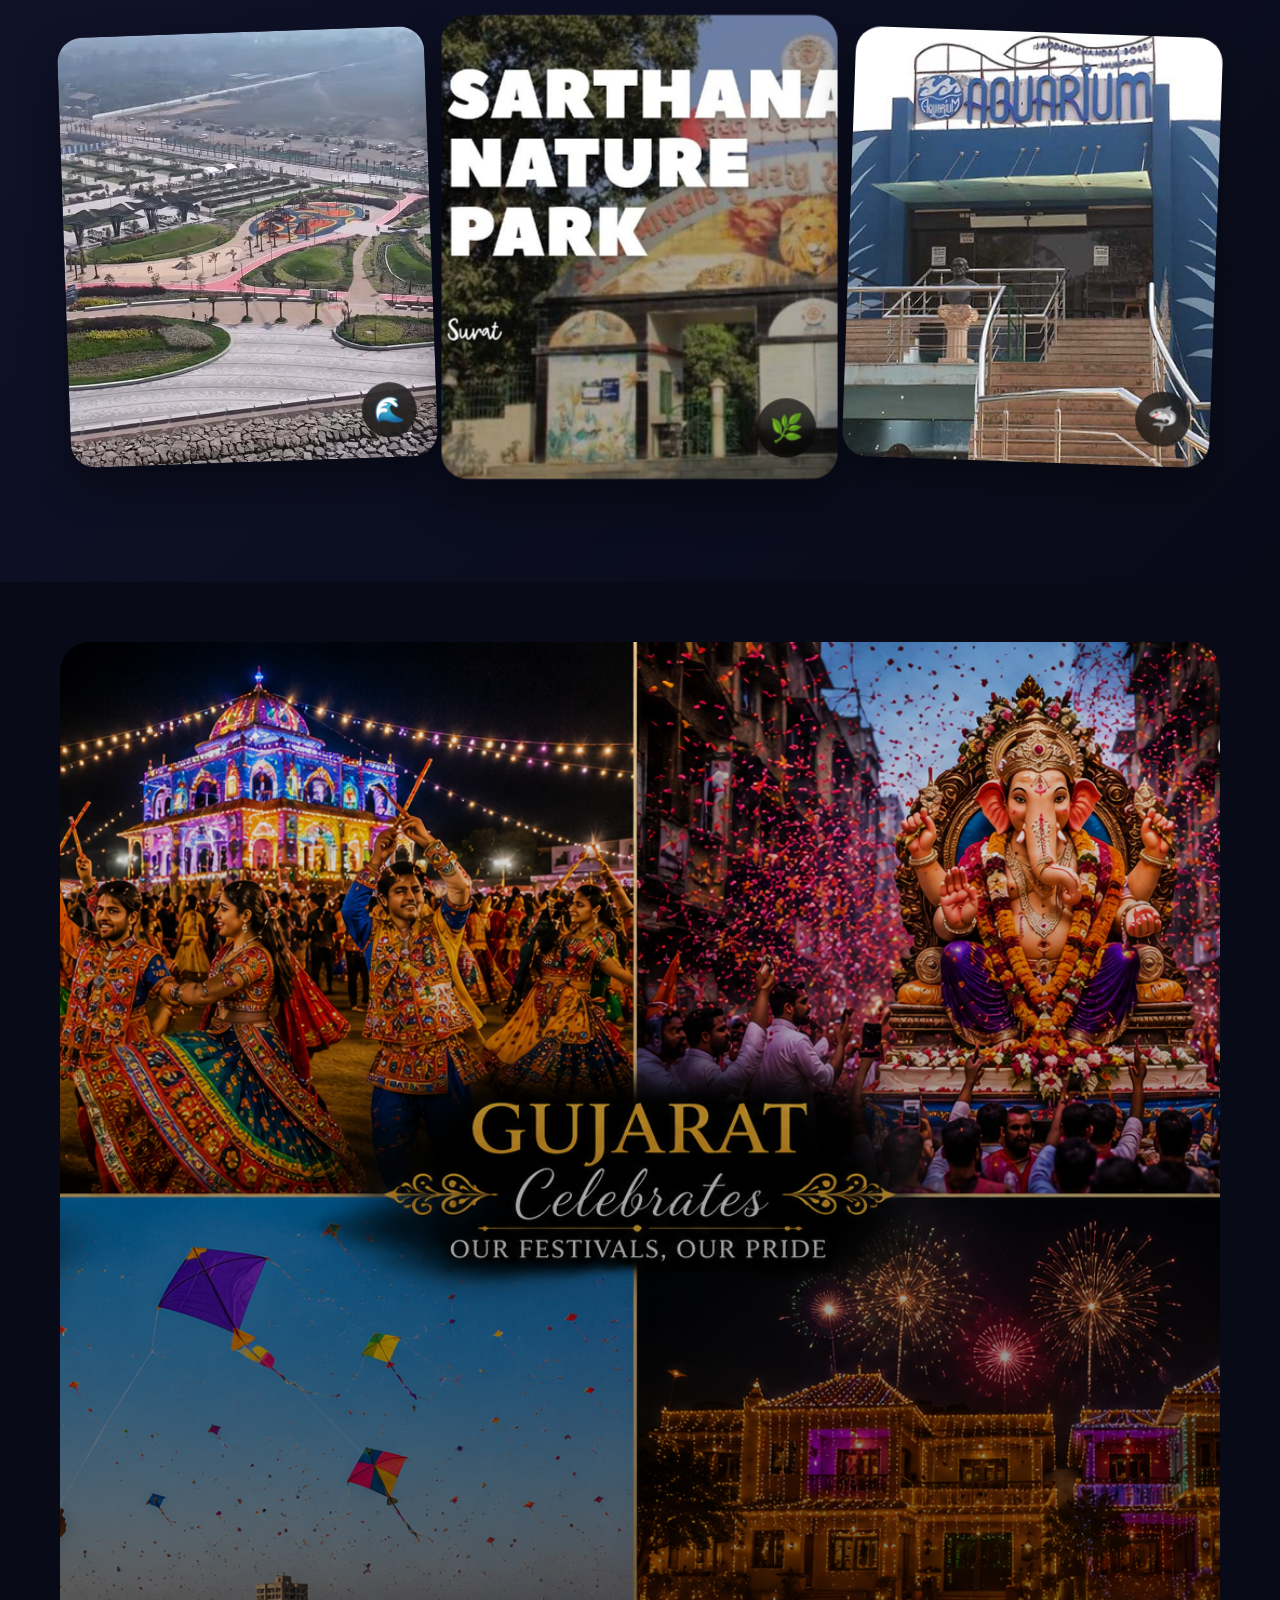
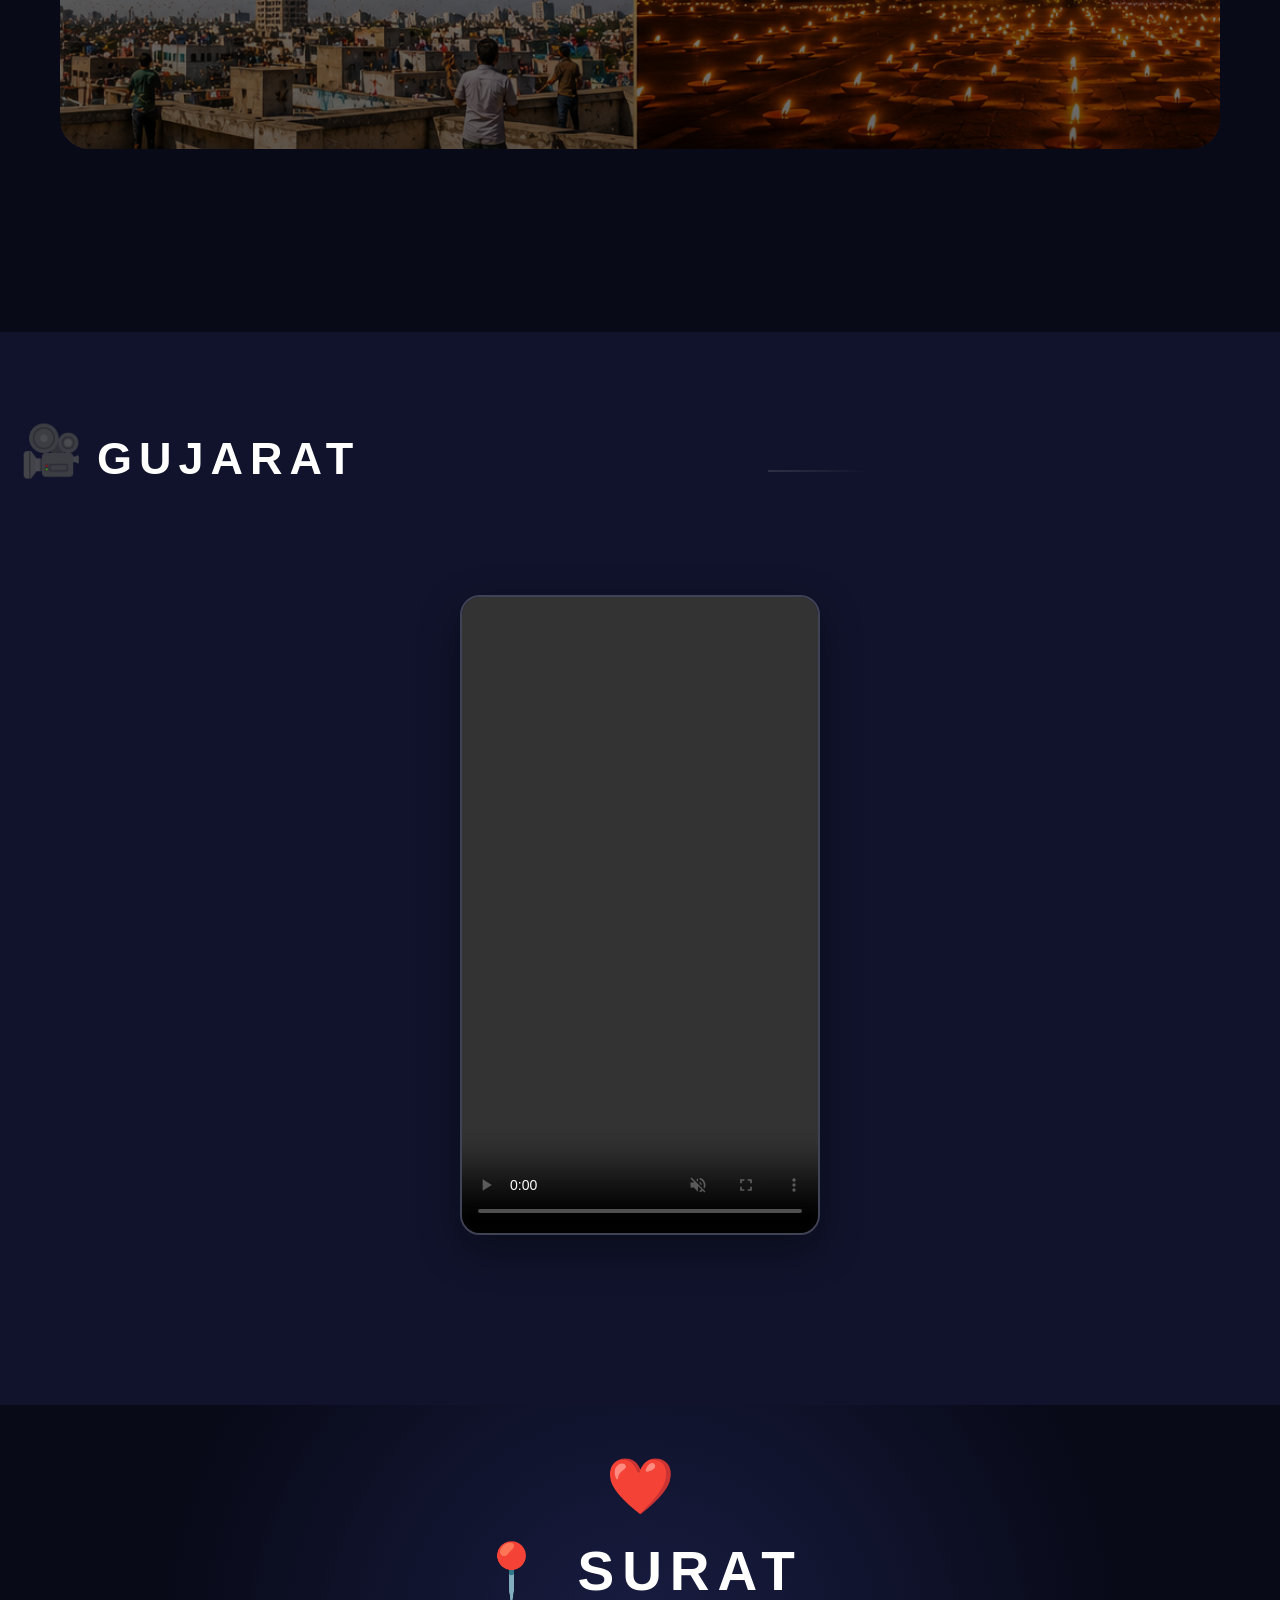
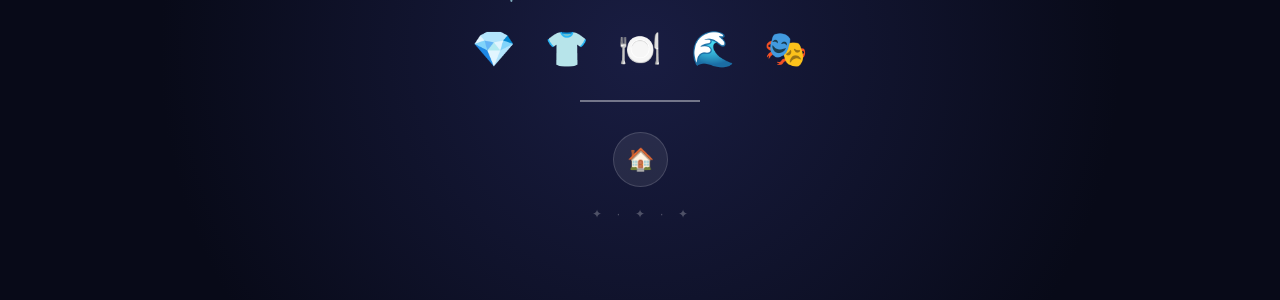
<file: place.html>
<!DOCTYPE html>
<html lang="en">

<head>
    <meta charset="UTF-8">
    <meta name="viewport" content="width=device-width, initial-scale=1.0">

    <title>My Place | Surat</title>

    <link rel="stylesheet" href="css/styles.css">
    <link rel="stylesheet" href="css/place.css">
</head>

<body>

    <!-- ================= NAVBAR ================= -->

    <nav class="navbar">

        <div class="nav-logo">
            MP
        </div>

        <div class="nav-icons">

            <a href="index.html"
               class="nav-item"
               title="Home">
                🏠
            </a>

            <a href="education.html"
               class="nav-item"
               title="Education">
                🎓
            </a>

            <a href="life.html"
               class="nav-item"
               title="My Life">
                🚀
            </a>
            
            <a href="family.html"
               class="nav-item"
               title="Family and Friends">
                👨‍👩‍👦
            </a>

            <a href="place.html"
               class="nav-item active"
               title="My Place">
                📍
            </a>

        </div>

    </nav>


    <!-- ================= HERO ================= -->

    <section class="hero">

        <img src="images/surat.jpeg" alt="Surat">

        <div class="hero-overlay">

            <div class="location-icon">📍</div>

            <h1>SURAT</h1>

            <div class="gujarat">
                GUJARAT
            </div>

            <div class="scroll-down">
                ↓
            </div>

        </div>

    </section>


    <!-- ================= INTRO ================= -->

    <section class="intro">

        <div class="intro-symbol">
            🏠
        </div>

        <h2>MY PLACE</h2>

        <div class="intro-line"></div>

        <div class="intro-icons">

            <div>💎</div>
            <div>👕</div>
            <div>🍽️</div>
            <div>🌊</div>
            <div>🎭</div>

        </div>

    </section>


    <!-- ================= DIAMOND ================= -->

    <section class="feature-section">

        <div class="feature-image diamond-image">
            <img src="images/diamond-bourse.png"
                 alt="Surat Diamond Bourse">
        </div>

        <div class="feature-content">

            <div class="big-icon">💎</div>

            <h2>SURAT</h2>

            <h3>DIAMOND BOURSE</h3>

            <div class="small-line"></div>

            <p>
                💎 &nbsp; ✨ &nbsp; 💎 &nbsp; ✨ &nbsp; 💎
            </p>

        </div>

    </section>


    <!-- ================= TEXTILE ================= -->

    <section class="feature-section textile-section">

        <div class="feature-content">

            <div class="big-icon">👕</div>

            <h2>SURAT</h2>

            <h3>TEXTILE MARKET</h3>

            <div class="small-line"></div>

            <div class="textile-icons">
                👗 &nbsp; 🧵 &nbsp; 👚 &nbsp; 🪡 &nbsp; 👘
            </div>

        </div>

        <div class="feature-image">
            <img src="images/textile.png"
                 alt="Surat Textile Market">
        </div>

    </section>


    <!-- ================= TAPI RIVER ================= -->

    <section class="river-section">

        <img src="images/tapi.jpeg"
             alt="Tapi River">

        <div class="river-overlay">

            <div class="river-icon">🌊</div>

            <h2>TAPI</h2>

            <div class="river-line"></div>

            <div class="river-icons">
                🌅 &nbsp; 🌊 &nbsp; 🌴
            </div>

        </div>

    </section>


    <!-- ================= FOOD ================= -->

    <section class="food-section">

        <div class="section-heading">

            <div class="heading-icon">
                🍽️
            </div>

            <h2>SURTI FOOD</h2>

            <div class="heading-line"></div>

        </div>


        <div class="food-gallery">

            <div class="food-card food-large">
                <img src="images/food11.jpeg" alt="Surat Food">
            </div>

            <div class="food-card">
                <img src="images/food2.jpeg" alt="Surat Food">
            </div>

            <div class="food-card">
                <img src="images/food3.jpeg" alt="Surat Food">
            </div>

            <div class="food-card">
                <img src="images/food4.jpeg" alt="Surat Food">
            </div>

            <div class="food-card">
                <img src="images/food5.jpeg" alt="Surat Food">
            </div>

            <div class="food-card">
                <img src="images/food6.jpeg" alt="Surat Food">
            </div>

            <div class="food-card">
                <img src="images/food7.jpeg" alt="Surat Food">
            </div>

            <div class="food-card">
                <img src="images/food8.jpeg" alt="Surat Food">
            </div>

        </div>

    </section>


    <!-- ================= PLACES ================= -->

    <section class="places-section">

        <div class="section-heading">

            <div class="heading-icon">
                🏛️
            </div>

            <h2>PLACES</h2>

            <div class="heading-line"></div>

        </div>


        <div class="places-container">

            <div class="place-card">

                <img src="images/dumas.jpg"
                     alt="Place in Surat">

                <div class="place-icon">
                    🌊
                </div>

            </div>


            <div class="place-card featured-place">

                <img src="images/sarthana1.jpg"
                     alt="Place in Surat">

                <div class="place-icon">
                    🌿
                </div>

            </div>


            <div class="place-card">

                <img src="images/aquarium.jpg"
                     alt="Place in Surat">

                <div class="place-icon">
                    🦈
                </div>

            </div>

        </div>

    </section>


    <!-- ================= CULTURE ================= -->

    <section class="culture-section">

        <div class="culture-image">

            <img src="images/culture.png"
                 alt="Gujarati Culture">

            <div class="culture-overlay">

                <!-- <div class="culture-icon">
                    🎭
                </div> -->

                <!-- <h2>GUJARAT</h2> -->

                <!-- <div class="culture-icons">
                    💃 &nbsp; 🪁 &nbsp; 🪔 &nbsp; 🎉
                </div> -->

            </div>

        </div>

    </section>


    <!-- ================= VIDEO ================= -->

    <section class="video-section">

        <div class="section-heading">

            <div class="heading-icon">
                🎥
            </div>

            <h2>GUJARAT</h2>

            <div class="heading-line"></div>

        </div>


        <div class="video-container">

            <video autoplay muted loop playsinline controls>

                <source src="videos/gujarat.mp4"
                        type="video/mp4">

                Your browser does not support video.

            </video>

            <div class="video-corner top-left"></div>
            <div class="video-corner top-right"></div>
            <div class="video-corner bottom-left"></div>
            <div class="video-corner bottom-right"></div>

        </div>

    </section>


    <!-- ================= END ================= -->

    <section class="ending">

        <div class="ending-icon">
            ❤️
        </div>

        <h2>📍 SURAT</h2>

        <div class="ending-symbols">
            💎 &nbsp; 👕 &nbsp; 🍽️ &nbsp; 🌊 &nbsp; 🎭
        </div>

        <div class="ending-line"></div>

        <a href="index.html" class="back-home">
            🏠
        </a>

        <div class="bottom-symbols">
    
            <span>✦</span>
            <span>·</span>
            <span>✦</span>
            <span>·</span>
            <span>✦</span>
    
        </div>

    </section>

    <!-- ================= FOOTER ================= -->

    <!-- <footer>

        <a href="index.html">
            🏠
        </a>

        <a href="education.html">
            🎓
        </a>

        <a href="family.html">
            👨‍👩‍👧
        </a>

        <a href="myplace.html">
            📍
        </a>

    </footer> -->

</body>

</html>
</file>
<file: css/styles.css>
/* =========================================
   GLOBAL RESET
========================================= */

* {
    margin: 0;
    padding: 0;
    box-sizing: border-box;
}


html {
    scroll-behavior: smooth;
}


body {
    min-height: 100vh;

    font-family:
        "Segoe UI",
        Arial,
        sans-serif;

    background:
        radial-gradient(
            circle at 15% 20%,
            rgba(80, 120, 255, 0.12),
            transparent 30%
        ),
        radial-gradient(
            circle at 85% 80%,
            rgba(150, 80, 255, 0.12),
            transparent 30%
        ),
        #080b14;

    color: #ffffff;

    overflow-x: hidden;
}


/* =========================================
   BACKGROUND
========================================= */

.background {
    position: fixed;

    inset: 0;

    overflow: hidden;

    pointer-events: none;

    z-index: 0;
}


.orb {
    position: absolute;

    border-radius: 50%;

    filter: blur(90px);

    opacity: 0.15;

    animation: floatOrb 12s ease-in-out infinite alternate;
}


.orb-1 {
    width: 280px;
    height: 280px;

    background: #5b7cff;

    top: -100px;
    left: -100px;
}


.orb-2 {
    width: 350px;
    height: 350px;

    background: #9c5cff;

    right: -150px;
    top: 30%;
}


.orb-3 {
    width: 250px;
    height: 250px;

    background: #00b7ff;

    bottom: -100px;
    left: 35%;
}


@keyframes floatOrb {

    from {
        transform: translate(0, 0);
    }

    to {
        transform: translate(40px, -30px);
    }

}


/* =========================================
   NAVIGATION BAR
========================================= */

.navbar {

    position: relative;

    z-index: 10;

    width: 90%;

    max-width: 1200px;

    margin: 25px auto 0;

    padding: 14px 18px;

    display: flex;

    align-items: center;

    justify-content: space-between;

    background: rgba(255, 255, 255, 0.055);

    border: 1px solid rgba(255, 255, 255, 0.1);

    border-radius: 20px;

    backdrop-filter: blur(20px);

    box-shadow:
        0 15px 50px rgba(0, 0, 0, 0.25);
}


.nav-logo {

    width: 45px;
    height: 45px;

    display: flex;

    align-items: center;
    justify-content: center;

    border-radius: 14px;

    background:
        linear-gradient(
            135deg,
            #6c7cff,
            #9b5cff
        );

    font-weight: 800;

    letter-spacing: 1px;

    box-shadow:
        0 8px 25px rgba(100, 90, 255, 0.35);
}


.nav-icons {

    display: flex;

    align-items: center;

    gap: 10px;
}


.nav-item {

    width: 42px;
    height: 42px;

    display: flex;

    align-items: center;
    justify-content: center;

    text-decoration: none;

    font-size: 19px;

    border-radius: 13px;

    transition:
        transform 0.3s ease,
        background 0.3s ease,
        box-shadow 0.3s ease;
}


.nav-item:hover {

    transform: translateY(-3px);

    background: rgba(255, 255, 255, 0.1);

    box-shadow:
        0 8px 20px rgba(0, 0, 0, 0.2);
}


.nav-item.active {

    background: rgba(255, 255, 255, 0.1);

}


/* =========================================
   MAIN CONTAINER
========================================= */

.home-container {

    position: relative;

    z-index: 2;

    width: 90%;

    max-width: 1200px;

    margin: 70px auto 50px;

    display: grid;

    grid-template-columns:
        1fr
        1fr;

    align-items: center;

    gap: 60px;
}


/* =========================================
   INTRO SECTION
========================================= */

.intro-section {

    position: relative;

    z-index: 3;
}


.intro-small {

    width: 48px;
    height: 48px;

    display: flex;

    align-items: center;
    justify-content: center;

    border-radius: 15px;

    background: rgba(255, 255, 255, 0.07);

    border: 1px solid rgba(255, 255, 255, 0.1);

    font-size: 23px;

    margin-bottom: 20px;

    animation: wave 2s ease-in-out infinite;
}


@keyframes wave {

    0%, 100% {
        transform: rotate(0deg);
    }

    50% {
        transform: rotate(8deg);
    }

}


h1 {

    font-size: clamp(55px, 7vw, 95px);

    line-height: 0.85;

    font-weight: 900;

    letter-spacing: -4px;

    margin-bottom: 28px;
}


h1 span {

    display: block;

    background:
        linear-gradient(
            90deg,
            #ffffff,
            #8797ff,
            #c28aff
        );

    -webkit-background-clip: text;

    background-clip: text;

    color: transparent;
}


.visual-line {

    display: flex;

    align-items: center;

    gap: 14px;

    width: 280px;

    margin-bottom: 25px;
}


.visual-line span {

    height: 1px;

    flex: 1;

    background:
        linear-gradient(
            90deg,
            transparent,
            rgba(255,255,255,0.5)
        );
}


.visual-line span:last-child {

    background:
        linear-gradient(
            90deg,
            rgba(255,255,255,0.5),
            transparent
        );
}


.visual-line div {

    font-size: 25px;

}


.intro-symbols {

    font-size: 24px;

    letter-spacing: 4px;

    opacity: 0.9;

    margin-bottom: 35px;
}


.intro-description {

    display: flex;

    align-items: center;

    gap: 20px;

    padding: 20px;

    width: fit-content;

    border-radius: 20px;

    background: rgba(255,255,255,0.045);

    border: 1px solid rgba(255,255,255,0.08);

}


.description-icon {

    width: 50px;
    height: 50px;

    display: flex;

    align-items: center;
    justify-content: center;

    border-radius: 15px;

    background:
        linear-gradient(
            135deg,
            rgba(108,124,255,0.3),
            rgba(180,90,255,0.2)
        );

    font-size: 22px;
}


.description-content {

    display: flex;

    flex-direction: column;

    gap: 8px;
}


.symbol-row {

    font-size: 23px;

    letter-spacing: 3px;
}


.symbol-row.small {

    font-size: 17px;

    opacity: 0.6;
}


/* =========================================
   PROFILE SECTION
========================================= */

.profile-section {

    position: relative;

    min-height: 430px;

    display: flex;

    align-items: center;

    justify-content: center;
}


.profile-glow {

    position: absolute;

    width: 320px;
    height: 320px;

    border-radius: 50%;

    background:
        linear-gradient(
            135deg,
            #6477ff,
            #9b59ff
        );

    filter: blur(80px);

    opacity: 0.25;

    animation: profileGlow 5s ease-in-out infinite alternate;
}


@keyframes profileGlow {

    from {
        transform: scale(0.9);
        opacity: 0.18;
    }

    to {
        transform: scale(1.1);
        opacity: 0.32;
    }

}


.profile-circle {

    position: relative;

    width: 450px;
    height: 450px;

    border-radius: 50%;

    display: flex;

    align-items: center;
    justify-content: center;
}


.profile-image {

    width: 280px;
    height: 280px;

    object-fit: cover;

    object-position: center top;

    border-radius: 50%;

    border: 5px solid rgba(255,255,255,0.85);

    position: relative;

    z-index: 3;

    box-shadow:
        0 20px 60px rgba(0,0,0,0.45);
}


.profile-ring {

    position: absolute;

    border-radius: 50%;

    border: 1px solid rgba(255,255,255,0.2);
}


.ring-1 {

    width: 340px;
    height: 340px;

    animation: rotateRing 15s linear infinite;
}


.ring-2 {

    width: 400px;
    height: 400px;

    border-style: dashed;

    opacity: 0.4;

    animation:
        rotateRing 25s linear infinite reverse;
}


@keyframes rotateRing {

    from {
        transform: rotate(0deg);
    }

    to {
        transform: rotate(360deg);
    }

}


/* =========================================
   FLOATING ICONS
========================================= */

.floating-symbol {

    position: absolute;

    width: 55px;
    height: 55px;

    display: flex;

    align-items: center;
    justify-content: center;

    border-radius: 17px;

    background: rgba(255,255,255,0.08);

    border: 1px solid rgba(255,255,255,0.12);

    backdrop-filter: blur(10px);

    font-size: 24px;

    box-shadow:
        0 15px 30px rgba(0,0,0,0.2);

    z-index: 5;
}


.symbol-1 {

    top: 15px;
    left: 20px;

    animation: float1 4s ease-in-out infinite;
}


.symbol-2 {

    top: 60px;
    right: 10px;

    animation: float2 5s ease-in-out infinite;
}


.symbol-3 {

    bottom: 60px;
    right: 20px;

    animation: float1 4.5s ease-in-out infinite;
}


.symbol-4 {

    bottom: 30px;
    left: 20px;

    animation: float2 5.5s ease-in-out infinite;
}


@keyframes float1 {

    0%, 100% {
        transform: translateY(0);
    }

    50% {
        transform: translateY(-14px);
    }

}


@keyframes float2 {

    0%, 100% {
        transform: translateY(0) rotate(-3deg);
    }

    50% {
        transform: translateY(12px) rotate(3deg);
    }

}


/* =========================================
   NAVIGATION SECTION
========================================= */

.navigation-section {

    grid-column: 1 / -1;

    margin-top: 25px;
}


.section-heading {

    display: flex;

    align-items: center;

    justify-content: center;

    gap: 15px;

    margin-bottom: 30px;
}


.heading-line {

    width: 80px;

    height: 1px;

    background:
        linear-gradient(
            90deg,
            transparent,
            rgba(255,255,255,0.25)
        );
}


.heading-line:last-child {

    background:
        linear-gradient(
            90deg,
            rgba(255,255,255,0.25),
            transparent
        );
}


.heading-icon {

    opacity: 0.7;

    font-size: 18px;
}


/* =========================================
   VISUAL CARDS
========================================= */

.navigation-grid {

    display: grid;

    grid-template-columns:
        repeat(4, 1fr);

    gap: 18px;
}


.visual-card {

    position: relative;

    min-height: 190px;

    padding: 25px;

    display: flex;

    flex-direction: column;

    justify-content: space-between;

    text-decoration: none;

    color: white;

    border-radius: 25px;

    overflow: hidden;

    background:
        linear-gradient(
            145deg,
            rgba(255,255,255,0.09),
            rgba(255,255,255,0.025)
        );

    border: 1px solid rgba(255,255,255,0.1);

    backdrop-filter: blur(15px);

    transition:
        transform 0.4s ease,
        border-color 0.4s ease,
        box-shadow 0.4s ease;
}


.visual-card::before {

    content: "";

    position: absolute;

    width: 140px;
    height: 140px;

    border-radius: 50%;

    right: -60px;
    bottom: -70px;

    background: rgba(255,255,255,0.08);

    transition: transform 0.5s ease;
}


.visual-card:hover {

    transform: translateY(-10px);

    border-color: rgba(255,255,255,0.25);

    box-shadow:
        0 25px 50px rgba(0,0,0,0.35);
}


.visual-card:hover::before {

    transform: scale(2);
}


.card-number {

    position: absolute;

    top: 18px;
    right: 20px;

    font-size: 11px;

    opacity: 0.35;

    letter-spacing: 2px;
}


.card-icon {

    font-size: 42px;

    position: relative;

    z-index: 2;
}


.card-visual {

    position: relative;

    z-index: 2;

    font-size: 22px;

    letter-spacing: 3px;

    opacity: 0.85;
}


.card-arrow {

    position: absolute;

    right: 20px;
    bottom: 17px;

    font-size: 25px;

    opacity: 0.5;

    transition:
        transform 0.3s ease,
        opacity 0.3s ease;
}


.visual-card:hover .card-arrow {

    transform: translate(4px, -4px);

    opacity: 1;
}


.back-home {

    display: inline-flex;

    width: 55px;
    height: 55px;

    align-items: center;
    justify-content: center;

    text-decoration: none;

    border-radius: 50%;

    background:
        rgba(255,255,255,0.08);

    border:
        1px solid
        rgba(255,255,255,0.15);

    font-size: 22px;

    transition: 0.3s;
}


.back-home:hover {

    transform: scale(1.1);
}


/* =========================================
   BOTTOM SYMBOLS
========================================= */

.bottom-symbols {

    position: relative;

    z-index: 2;

    display: flex;

    justify-content: center;

    gap: 15px;

    margin: 20px 0 30px;

    opacity: 0.25;

    font-size: 12px;
}


/* =========================================
   TABLET
========================================= */

@media (max-width: 900px) {

    .home-container {

        grid-template-columns: 1fr;

        text-align: center;

        margin-top: 50px;
    }


    .intro-section {

        display: flex;

        flex-direction: column;

        align-items: center;
    }


    .intro-description {

        margin: auto;
    }


    .profile-section {

        min-height: 400px;
    }


    .navigation-grid {

        grid-template-columns:
            repeat(2, 1fr);
    }

}


/* =========================================
   MOBILE
========================================= */

@media (max-width: 600px) {

    .navbar {

        width: 94%;

        margin-top: 15px;
    }


    .nav-icons {

        gap: 3px;
    }


    .nav-item {

        width: 37px;
        height: 37px;

        font-size: 17px;
    }


    .home-container {

        width: 92%;

        margin-top: 45px;

        gap: 25px;
    }


    h1 {

        font-size: 55px;

        letter-spacing: -3px;
    }


    .intro-symbols {

        font-size: 18px;

        letter-spacing: 1px;
    }


    .profile-circle {

        width: 290px;
        height: 290px;
    }


    .profile-image {

        width: 230px;
        height: 230px;
    }


    .ring-1 {

        width: 280px;
        height: 280px;
    }


    .ring-2 {

        width: 315px;
        height: 315px;
    }


    .profile-glow {

        width: 230px;
        height: 230px;
    }


    .floating-symbol {

        width: 45px;
        height: 45px;

        font-size: 20px;
    }


    .navigation-grid {

        grid-template-columns: 1fr;

    }


    .visual-card {

        min-height: 150px;
    }

}
</file>
<file: css/education.css>
/* =========================================
   EDUCATION PAGE
========================================= */

.education-container {

    position: relative;

    z-index: 2;

    width: 90%;

    max-width: 1100px;

    margin: 60px auto 70px;

}


/* =========================================
   HEADER
========================================= */

.education-header {

    text-align: center;

    margin-bottom: 70px;

}


.header-icon {

    width: 70px;
    height: 70px;

    margin: auto;

    display: flex;

    align-items: center;
    justify-content: center;

    border-radius: 22px;

    background:
        linear-gradient(
            135deg,
            rgba(108,124,255,0.25),
            rgba(155,90,255,0.2)
        );

    border: 1px solid rgba(255,255,255,0.12);

    font-size: 32px;

    box-shadow:
        0 15px 40px rgba(80,80,255,0.2);

}


.education-header h1 {

    margin-top: 22px;

    margin-bottom: 18px;

    font-size: clamp(42px, 6vw, 70px);

    letter-spacing: 4px;

}


.header-symbols {

    font-size: 22px;

    letter-spacing: 4px;

    opacity: 0.65;

}


/* =========================================
   TIMELINE
========================================= */

.timeline {

    position: relative;

    width: 100%;

    padding: 20px 0 80px;

}


.timeline::before {

    content: "";

    position: absolute;

    left: 50%;

    top: 0;

    bottom: 0;

    width: 2px;

    transform: translateX(-50%);

    background:
        linear-gradient(
            to bottom,
            transparent,
            rgba(125,140,255,0.6),
            rgba(180,100,255,0.6),
            transparent
        );

}


/* =========================================
   TIMELINE ITEMS
========================================= */

.timeline-item {

    position: relative;

    width: 50%;

    margin-bottom: 50px;

}


.timeline-item.left {

    padding-right: 55px;

    text-align: right;

}


.timeline-item.right {

    margin-left: 50%;

    padding-left: 55px;

    text-align: left;

}


/* =========================================
   TIMELINE CENTER
========================================= */

.timeline-center {

    position: absolute;

    left: 50%;

    transform: translateX(-50%);

    z-index: 5;

}


.timeline-dot {

    width: 55px;
    height: 55px;

    display: flex;

    align-items: center;
    justify-content: center;

    border-radius: 50%;

    background:
        linear-gradient(
            135deg,
            #6678ff,
            #995cff
        );

    border: 5px solid #090c17;

    box-shadow:
        0 0 0 1px rgba(255,255,255,0.2),
        0 10px 35px rgba(100,100,255,0.4);

    font-size: 23px;

}


.final-dot {

    animation: finalPulse 2s ease-in-out infinite;

}


@keyframes finalPulse {

    0%, 100% {

        box-shadow:
            0 0 0 1px rgba(255,255,255,0.2),
            0 10px 35px rgba(100,100,255,0.4);

    }

    50% {

        box-shadow:
            0 0 0 8px rgba(120,120,255,0.08),
            0 10px 45px rgba(150,100,255,0.6);

    }

}


/* =========================================
   MAIN CARDS
========================================= */

.timeline-content {

    position: relative;

    min-height: 330px;

    padding: 25px;

    border-radius: 28px;

    background:
        linear-gradient(
            145deg,
            rgba(255,255,255,0.085),
            rgba(255,255,255,0.025)
        );

    border: 1px solid rgba(255,255,255,0.1);

    backdrop-filter: blur(18px);

    transition:
        transform 0.4s ease,
        border-color 0.4s ease,
        box-shadow 0.4s ease;

}


.timeline-content:hover {

    transform: translateY(-8px);

    border-color:
        rgba(145,150,255,0.45);

    box-shadow:
        0 25px 60px rgba(0,0,0,0.3);

}


.school-number {

    position: absolute;

    top: 18px;
    right: 22px;

    font-size: 11px;

    letter-spacing: 2px;

    opacity: 0.3;

    z-index: 5;

}


/* =========================================
   INSTITUTION PHOTO
========================================= */

.institution-image {

    position: relative;

    width: 100%;

    height: 170px;

    margin-bottom: 25px;

}


.institution-photo {

    width: 100%;

    height: 170px;

    object-fit: cover;

    border-radius: 20px;

    display: block;

    border: 1px solid rgba(255,255,255,0.12);

    transition:
        transform 0.5s ease,
        filter 0.5s ease;

}


.timeline-content:hover .institution-photo {

    transform: scale(1.02);

    filter: brightness(1.08);

}


/* =========================================
   ROUND LOGO
========================================= */

.institution-logo {

    position: absolute;

    width: 95px;
    height: 95px;

    left: 50%;

    bottom: -35px;

    transform: translateX(-50%);

    border-radius: 50%;

    background: #ffffff;

    border: 5px solid rgba(255,255,255,0.9);

    display: flex;

    align-items: center;
    justify-content: center;

    overflow: hidden;

    box-shadow:
        0 12px 30px rgba(0,0,0,0.45),
        0 0 0 4px rgba(100,110,255,0.15);

    z-index: 4;

    transition:
        transform 0.4s ease,
        box-shadow 0.4s ease;

}


.timeline-content:hover .institution-logo {

    transform:
        translateX(-50%)
        scale(1.08);

    box-shadow:
        0 15px 35px rgba(0,0,0,0.5),
        0 0 0 7px rgba(120,120,255,0.12);

}


.institution-logo img {

    width: 78%;

    height: 78%;

    object-fit: contain;

    display: block;

}


/* =========================================
   COLLEGE LOGO
========================================= */

.college-logo {

    width: 105px;
    height: 105px;

}


.college-logo img {

    width: 82%;
    height: 82%;

}


/* =========================================
   SYMBOLS
========================================= */

.school-symbols {

    font-size: 21px;

    letter-spacing: 3px;

    opacity: 0.75;

    margin-top: 45px;

    margin-bottom: 15px;

}


/* =========================================
   CLASS RANGE
========================================= */

.education-years {

    display: flex;

    align-items: center;

    justify-content: center;

    gap: 14px;

    margin-top: 18px;

}


.education-years span {

    width: 42px;
    height: 42px;

    display: flex;

    align-items: center;
    justify-content: center;

    border-radius: 12px;

    background:
        rgba(255,255,255,0.08);

    border:
        1px solid rgba(255,255,255,0.12);

    font-size: 17px;

    font-weight: 700;

}


.year-line {

    width: 50px;

    height: 2px;

    background:
        linear-gradient(
            90deg,
            #7180ff,
            #a263ff
        );

}


.education-dots {

    font-size: 9px;

    letter-spacing: 5px;

    margin-top: 18px;

    opacity: 0.25;

}


/* =========================================
   COLLEGE DEGREE
========================================= */

.degree-visual {

    display: flex;

    justify-content: center;

    align-items: center;

    gap: 15px;

    margin-top: 15px;

    font-size: 20px;

    font-weight: 700;

}


.degree-visual span {

    font-size: 25px;

}


.branch-visual {

    margin-top: 15px;

    font-size: 17px;

    letter-spacing: 3px;

    opacity: 0.7;

}


.college-grade {

    margin: 20px auto 0;

    width: 80px;
    height: 80px;

    display: flex;

    align-items: center;
    justify-content: center;

    border-radius: 50%;

    font-size: 20px;

    font-weight: 800;

    background:
        linear-gradient(
            135deg,
            rgba(105,120,255,0.3),
            rgba(170,90,255,0.25)
        );

    border:
        1px solid rgba(255,255,255,0.2);

    box-shadow:
        0 10px 30px rgba(80,80,255,0.15);

}


/* =========================================
   ACADEMIC SECTION
========================================= */

.academic-section {

    margin-top: 50px;

}


.section-title {

    display: flex;

    align-items: center;
    justify-content: center;

    gap: 20px;

    margin-bottom: 35px;

}


.section-title > span {

    opacity: 0.35;

}


.title-symbols {

    font-size: 23px;

    letter-spacing: 4px;

    opacity: 0.8;

}


/* =========================================
   ACADEMIC CARDS
========================================= */

.academic-grid {

    display: grid;

    grid-template-columns:
        repeat(4, 1fr);

    gap: 18px;

}


.academic-card {

    position: relative;

    min-height: 220px;

    padding: 25px;

    display: flex;

    flex-direction: column;

    align-items: center;

    justify-content: center;

    text-align: center;

    border-radius: 25px;

    background:
        linear-gradient(
            145deg,
            rgba(255,255,255,0.08),
            rgba(255,255,255,0.025)
        );

    border:
        1px solid rgba(255,255,255,0.1);

    transition:
        transform 0.35s ease,
        box-shadow 0.35s ease;

}


.academic-card:hover {

    transform: translateY(-8px);

    box-shadow:
        0 25px 45px rgba(0,0,0,0.25);

}


.academic-icon {

    font-size: 30px;

    margin-bottom: 12px;

}


.academic-value {

    font-size: 30px;

    font-weight: 900;

    background:
        linear-gradient(
            90deg,
            #ffffff,
            #9aa7ff
        );

    -webkit-background-clip: text;

    background-clip: text;

    color: transparent;

}


.academic-visual {

    margin-top: 12px;

    font-size: 17px;

    opacity: 0.7;

}


.academic-label {

    margin-top: 15px;

    font-size: 11px;

    letter-spacing: 3px;

    opacity: 0.35;

}


/* =========================================
   COLLEGE VIDEO
========================================= */

.college-video-section {

    margin-top: 90px;

}


.video-heading {

    text-align: center;

    margin-bottom: 25px;

}


.video-heading-icon {

    font-size: 35px;

    margin-bottom: 10px;

}


.video-symbols {

    font-size: 21px;

    letter-spacing: 4px;

    opacity: 0.7;

}


.video-wrapper {

    width: 100%;

    max-width: 950px;

    margin: auto;

    padding: 8px;

    border-radius: 28px;

    background:
        linear-gradient(
            135deg,
            rgba(100,120,255,0.35),
            rgba(160,90,255,0.25)
        );

    box-shadow:
        0 30px 70px rgba(0,0,0,0.35);

}


.college-video {

    display: block;

    width: 100%;

    max-height: 550px;

    object-fit: contain;

    border-radius: 21px;

    background: #000;

}


/* =========================================
   END JOURNEY
========================================= */

.journey-end {

    display: flex;

    align-items: center;

    justify-content: center;

    gap: 20px;

    margin-top: 80px;

}


.journey-line {

    width: 120px;

    height: 1px;

    background:
        linear-gradient(
            90deg,
            transparent,
            rgba(255,255,255,0.3)
        );

}


.journey-line:last-child {

    background:
        linear-gradient(
            90deg,
            rgba(255,255,255,0.3),
            transparent
        );

}


.journey-icon {

    width: 55px;
    height: 55px;

    display: flex;

    align-items: center;
    justify-content: center;

    border-radius: 50%;

    background:
        linear-gradient(
            135deg,
            #6678ff,
            #995cff
        );

    font-size: 23px;

}

.journey-end-text {

    text-align: center;

    margin-top: 35px;

    font-size: 17px;

    letter-spacing: 2px;

    opacity: 0.7;

}


/* =========================================
   TABLET
========================================= */

@media (max-width: 900px) {

    .academic-grid {

        grid-template-columns:
            repeat(2, 1fr);

    }

}


/* =========================================
   MOBILE
========================================= */

@media (max-width: 650px) {

    .education-container {

        width: 92%;

        margin-top: 45px;

    }


    .education-header {

        margin-bottom: 40px;

    }


    .timeline::before {

        left: 25px;

    }


    .timeline-item,
    .timeline-item.right {

        width: 100%;

        margin-left: 0;

        padding-left: 75px;

        padding-right: 0;

        text-align: left;

    }


    .timeline-center {

        left: 25px;

    }


    .timeline-dot {

        width: 48px;
        height: 48px;

        font-size: 20px;

    }


    .timeline-content {

        min-height: 290px;

        padding: 20px;

    }


    .institution-image {

        height: 130px;

    }


    .institution-photo {

        height: 130px;

    }


    .institution-logo {

        width: 80px;
        height: 80px;

        bottom: -30px;

    }


    .institution-logo img {

        width: 76%;
        height: 76%;

    }


    .school-symbols {

        margin-top: 38px;

    }


    .academic-grid {

        grid-template-columns: 1fr;

    }


    .college-video-section {

        margin-top: 55px;

    }


    .journey-line {

        width: 60px;

    }

}
</file>
<file: css/family.css>
/* =====================================================
   GENERAL
===================================================== */

* {
    margin: 0;
    padding: 0;
    box-sizing: border-box;
}


body {
    min-height: 100vh;

    font-family:
        "Segoe UI",
        Arial,
        sans-serif;

    background:
        radial-gradient(
            circle at 20% 20%,
            #272449,
            transparent 35%
        ),

        radial-gradient(
            circle at 80% 70%,
            #321f46,
            transparent 35%
        ),

        linear-gradient(
            135deg,
            #070914,
            #111027,
            #0a0b18
        );

    color: white;

    overflow-x: hidden;
}



/* =====================================================
   NAVIGATION
===================================================== */

.top-nav {

    position: fixed;

    top: 20px;
    left: 25px;
    right: 25px;

    height: 65px;

    display: flex;

    align-items: center;
    justify-content: space-between;

    z-index: 1000;
}


.home-button {

    width: 52px;
    height: 52px;

    display: flex;

    justify-content: center;
    align-items: center;

    text-decoration: none;

    font-size: 23px;

    background: rgba(255,255,255,0.08);

    border: 1px solid rgba(255,255,255,0.15);

    border-radius: 16px;

    backdrop-filter: blur(12px);

    transition: 0.3s;
}


.home-button:hover {

    transform: scale(1.1);

    background:
        rgba(255,255,255,0.15);

}


.nav-title {

    font-size: 25px;

    padding-right: 15px;

}



/* =====================================================
   HERO
===================================================== */

.hero {

    min-height: 55vh;

    display: flex;

    flex-direction: column;

    justify-content: center;

    align-items: center;

    text-align: center;

    padding-top: 80px;
}


.hero-symbols {

    font-size: 30px;

    letter-spacing: 10px;

    margin-bottom: 25px;

    animation: floating 3s ease-in-out infinite;
}


.hero-title {

    font-size: clamp(
        45px,
        8vw,
        90px
    );

    font-weight: 800;

    letter-spacing: 12px;

    background:
        linear-gradient(
            90deg,
            #ffffff,
            #f1c7ff,
            #ffd6ef,
            #ffffff
        );

    -webkit-background-clip: text;

    -webkit-text-fill-color: transparent;

    text-shadow:
        0 0 30px rgba(255,255,255,0.15);
}


.hero-subtitle {

    margin-top: 20px;

    font-size: 28px;

    letter-spacing: 15px;
}


@keyframes floating {

    0%, 100% {
        transform: translateY(0);
    }

    50% {
        transform: translateY(-10px);
    }

}



/* =====================================================
   PARENTS
===================================================== */

.parents-section {

    width: 90%;

    max-width: 1100px;

    margin: auto;

    padding: 50px 0 100px;

}


.section-symbol {

    text-align: center;

    font-size: 45px;

    margin-bottom: 30px;
}


.parents-card {

    padding: 30px;

    border-radius: 35px;

    background:
        linear-gradient(
            145deg,
            rgba(255,255,255,0.12),
            rgba(255,255,255,0.03)
        );

    border:
        1px solid
        rgba(255,255,255,0.15);

    box-shadow:
        0 30px 80px
        rgba(0,0,0,0.4);

    backdrop-filter: blur(20px);

}


.parents-image-container {

    width: 100%;

    height: 100%;

    overflow: hidden;

    border-radius: 25px;

    border:
        2px solid
        rgba(255,255,255,0.2);

}


.parents-image {

    width: 100%;
    height: 100%;

    object-fit: cover;

    display: block;

    transition: 0.6s;
}


.parents-image:hover {

    transform: scale(1.03);

}



/* Parent names */

.parents-info {

    display: flex;

    justify-content: center;

    align-items: center;

    gap: 70px;

    padding: 40px 10px 25px;

}


.person {

    text-align: center;
}


.person-icon {

    font-size: 45px;

    margin-bottom: 10px;
}


.person-name {

    font-size: 22px;

    font-weight: 600;

}


.person-role {

    font-size: 25px;

    margin-top: 10px;
}


.heart-divider {

    font-size: 35px;

}



/* Parent visual information */

.parent-symbols {

    display: flex;

    justify-content: center;

    gap: 30px;

}


.symbol-box {

    min-width: 180px;

    padding: 20px;

    text-align: center;

    border-radius: 20px;

    background:
        rgba(255,255,255,0.06);

    border:
        1px solid
        rgba(255,255,255,0.1);

}


.symbol-box span {

    font-size: 35px;

}


.symbol-box div {

    font-size: 30px;

    margin: 8px;
}


.symbol-box small {

    font-size: 11px;

    letter-spacing: 3px;

    opacity: 0.75;
}



/* =====================================================
   FAMILY TREE
===================================================== */

.family-tree {

    width: 90%;

    max-width: 800px;

    margin: 20px auto 100px;

    text-align: center;

    position: relative;
}


.tree-heart {

    font-size: 40px;

    margin-bottom: 15px;
}


.tree-line {

    width: 2px;

    height: 35px;

    margin: auto;

    background:
        linear-gradient(
            white,
            transparent
        );
}


.family-members {

    display: flex;

    justify-content: center;

    gap: 120px;

}


.family-circle {

    width: 85px;
    height: 85px;

    border-radius: 50%;

    display: flex;

    justify-content: center;
    align-items: center;

    font-size: 38px;

    background:
        rgba(255,255,255,0.08);

    border:
        2px solid
        rgba(255,255,255,0.25);

    box-shadow:
        0 0 30px
        rgba(255,255,255,0.08);
}


.tree-connector {

    height: 45px;

    width: 50%;

    margin: auto;

    border-left:
        2px solid
        rgba(255,255,255,0.3);

    border-right:
        2px solid
        rgba(255,255,255,0.3);

    border-bottom:
        2px solid
        rgba(255,255,255,0.3);

}


.children {

    margin-top: 35px;
}


.children span {

    display: block;

    margin-top: 10px;

    font-size: 10px;

    letter-spacing: 3px;

    opacity: 0.7;
}


.you-circle {

    border-color:
        rgba(120,180,255,0.6);
}


.sister-circle {

    border-color:
        rgba(255,150,220,0.6);
}



/* =====================================================
   SISTER
===================================================== */

.sister-section {

    width: 90%;

    max-width: 1000px;

    margin: auto;

    padding: 30px 0 120px;
}


.sister-card {

    display: grid;

    grid-template-columns:
        1.2fr 0.8fr;

    min-height: 500px;

    overflow: hidden;

    border-radius: 35px;

    background:
        linear-gradient(
            135deg,
            rgba(255,255,255,0.1),
            rgba(255,255,255,0.025)
        );

    border:
        1px solid
        rgba(255,255,255,0.15);

    box-shadow:
        0 30px 80px
        rgba(0,0,0,0.4);
}


.sister-photo {

    min-height: 500px;

    overflow: hidden;
}


.sister-photo img {

    width: 100%;
    height: 100%;

    object-fit: cover;

    display: block;

    transition: 0.5s;
}


.sister-photo img:hover {

    transform: scale(1.04);
}


.sister-details {

    display: flex;

    flex-direction: column;

    justify-content: center;

    align-items: center;

    padding: 40px;

    text-align: center;
}


.sister-symbol {

    font-size: 55px;

    margin-bottom: 15px;
}


.sister-name {

    font-size: 30px;

    font-weight: 700;

    margin-bottom: 45px;
}


.career-flow {

    display: flex;

    flex-direction: column;

    align-items: center;

    gap: 10px;
}


.career-item {

    width: 65px;
    height: 65px;

    border-radius: 50%;

    display: flex;

    align-items: center;
    justify-content: center;

    font-size: 30px;

    background:
        rgba(255,255,255,0.08);

    border:
        1px solid
        rgba(255,255,255,0.2);
}


.arrow {

    font-size: 22px;

    opacity: 0.6;
}



/* =====================================================
   FRIENDS
===================================================== */

.friends-section {

    min-height: 800px;

    padding:
        70px 20px
        130px;

    text-align: center;

    position: relative;
}


.friends-heading {

    font-size: 45px;

    margin-bottom: 50px;
}


.friends-symbols {

    margin-top: 15px;

    font-size: 25px;

    letter-spacing: 10px;
}



/* Hide checkbox */

.memory-toggle {

    display: none;
}



/* Memory box */

.memory-box {

    position: relative;

    display: block;

    width: 320px;

    height: 400px;

    margin: auto;

    cursor: pointer;

    transition: 0.5s;
}


.memory-box:hover {

    transform:
        translateY(-10px)
        scale(1.02);
}



/* Photo stack */

.photo-stack {

    position: relative;

    width: 100%;

    height: 320px;
}


.memory-photo {

    position: absolute;

    width: 230px;

    height: 280px;

    left: 50%;

    top: 10px;

    transform-origin: bottom center;

    border-radius: 12px;

    padding: 10px;

    background: #eeeeee;

    box-shadow:
        0 20px 40px
        rgba(0,0,0,0.5);

    transition:
        transform 0.6s,
        box-shadow 0.6s;
}


.memory-photo img {

    width: 100%;
    height: 100%;

    object-fit: cover;

    border-radius: 5px;
}


.photo-back {

    transform:
        translateX(-50%)
        rotate(-14deg);

    z-index: 1;
}


.photo-middle {

    transform:
        translateX(-50%)
        rotate(6deg);

    z-index: 2;
}


.photo-front {

    transform:
        translateX(-50%)
        rotate(-2deg);

    z-index: 3;
}


.memory-box:hover .photo-back {

    transform:
        translateX(-75%)
        rotate(-18deg)
        translateY(-8px);
}


.memory-box:hover .photo-middle {

    transform:
        translateX(-50%)
        rotate(8deg)
        translateY(-15px);
}


.memory-box:hover .photo-front {

    transform:
        translateX(-25%)
        rotate(-4deg)
        translateY(-8px);
}



/* Box */

.memory-box-bottom {

    position: absolute;

    bottom: 0;

    left: 0;
    right: 0;

    height: 100px;

    border-radius:
        15px 15px 30px 30px;

    background:
        linear-gradient(
            145deg,
            #47325c,
            #251b38
        );

    border:
        2px solid
        rgba(255,255,255,0.15);

    box-shadow:
        0 20px 50px
        rgba(0,0,0,0.5);

    display: flex;

    flex-direction: column;

    justify-content: center;

    align-items: center;
}


.box-icon {

    font-size: 35px;
}


.box-text {

    font-size: 20px;

    margin-top: 5px;

    letter-spacing: 5px;
}



/* =====================================================
   FULL FRIEND GALLERY
===================================================== */

.friends-gallery {

    display: none;

    width: 90%;

    max-width: 1000px;

    margin: 70px auto 0;

    padding: 40px;

    border-radius: 30px;

    background:
        rgba(255,255,255,0.06);

    border:
        1px solid
        rgba(255,255,255,0.15);

    animation:
        galleryAppear 0.6s ease;
}


@keyframes galleryAppear {

    from {

        opacity: 0;

        transform:
            translateY(30px)
            scale(0.95);

    }

    to {

        opacity: 1;

        transform:
            translateY(0)
            scale(1);

    }

}


.gallery-top {

    font-size: 30px;

    margin-bottom: 35px;
}


.gallery-grid {

    display: grid;

    grid-template-columns:
        repeat(3, 1fr);

    gap: 20px;
}


.gallery-photo {

    height: 250px;

    padding: 8px;

    background: white;

    border-radius: 12px;

    overflow: hidden;

    box-shadow:
        0 15px 35px
        rgba(0,0,0,0.4);

    transition: 0.4s;
}


.gallery-photo:hover {

    transform:
        translateY(-10px)
        rotate(1deg);

    box-shadow:
        0 25px 50px
        rgba(0,0,0,0.5);
}


.gallery-photo img {

    width: 100%;
    height: 100%;

    object-fit: cover;

    border-radius: 7px;
}


.close-gallery {

    display: inline-flex;

    justify-content: center;
    align-items: center;

    margin-top: 35px;

    width: 55px;
    height: 55px;

    border-radius: 50%;

    background:
        rgba(255,255,255,0.1);

    cursor: pointer;

    font-size: 22px;

    transition: 0.3s;
}


.close-gallery:hover {

    transform: scale(1.15);

    background:
        rgba(255,255,255,0.2);
}



/* =====================================================
   CHECKBOX MAGIC
===================================================== */

/*
   When checkbox is clicked:
   - memory box disappears
   - complete gallery appears
*/

.memory-toggle:checked
~ .memory-box {

    display: none;
}


.memory-toggle:checked
~ .friends-gallery {

    display: block;
}



/* =====================================================
   FOOTER
===================================================== */

footer {

    padding: 50px 20px;

    text-align: center;

    border-top:
        1px solid
        rgba(255,255,255,0.1);
}


.footer-symbols {

    font-size: 25px;

    letter-spacing: 8px;

    margin-bottom: 25px;
}


.back-home {

    display: inline-flex;

    width: 55px;
    height: 55px;

    align-items: center;
    justify-content: center;

    text-decoration: none;

    border-radius: 50%;

    background:
        rgba(255,255,255,0.08);

    border:
        1px solid
        rgba(255,255,255,0.15);

    font-size: 22px;

    transition: 0.3s;
}


.back-home:hover {

    transform: scale(1.1);
}



/* =====================================================
   RESPONSIVE
===================================================== */

@media (max-width: 800px) {


    .hero-title {

        letter-spacing: 5px;

    }


    .parents-image-container {

        height: 400px;

    }


    .parents-info {

        gap: 20px;

    }


    .person-name {

        font-size: 17px;

    }


    .parent-symbols {

        flex-direction: column;

        align-items: center;

    }


    .family-members {

        gap: 60px;

    }


    .sister-card {

        grid-template-columns: 1fr;

    }


    .sister-photo {

        min-height: 400px;

    }


    .gallery-grid {

        grid-template-columns:
            repeat(2, 1fr);

    }

}


@media (max-width: 500px) {


    .hero {

        min-height: 45vh;

    }


    .hero-title {

        font-size: 42px;

    }


    .hero-symbols {

        font-size: 20px;

        letter-spacing: 4px;

    }


    .parents-card {

        padding: 15px;

    }


    .parents-image-container {

        height: 300px;

    }


    .parents-info {

        flex-direction: column;

        gap: 20px;

    }


    .heart-divider {

        display: none;

    }


    .family-members {

        gap: 35px;

    }


    .family-circle {

        width: 65px;
        height: 65px;

        font-size: 30px;

    }


    .gallery-grid {

        grid-template-columns: 1fr;

    }


    .friends-gallery {

        padding: 20px;

    }

}
</file>
<file: css/life.css>
/* =========================================
   RESET
========================================= */

* {
    margin: 0;
    padding: 0;
    box-sizing: border-box;
}


html {
    scroll-behavior: smooth;
}


body {

    min-height: 100vh;

    font-family:
        Arial,
        Helvetica,
        sans-serif;

    color: white;

    background:
        radial-gradient(
            circle at top left,
            #101b32,
            transparent 40%
        ),
        radial-gradient(
            circle at bottom right,
            #17102e,
            transparent 45%
        ),
        #080b16;

    overflow-x: hidden;
}


/* =========================================
   MAIN PAGE
========================================= */

.life-page {

    width: 100%;

    max-width: 1200px;

    margin: auto;

    padding:
        100px 30px 60px;
}


/* =========================================
   INTRO
========================================= */

.life-intro {

    display: flex;

    flex-direction: column;

    align-items: center;

    margin-bottom: 50px;
}


.intro-icon {

    width: 70px;
    height: 70px;

    display: flex;

    align-items: center;
    justify-content: center;

    border-radius: 50%;

    font-size: 30px;

    background:
        rgba(255,255,255,0.06);

    border: 1px solid
        rgba(255,255,255,0.18);

    box-shadow:
        0 10px 30px
        rgba(0,0,0,0.3);
}


.intro-line {

    width: 1px;

    height: 45px;

    margin-top: 15px;

    background:
        linear-gradient(
            to bottom,
            rgba(255,255,255,0.4),
            transparent
        );
}


/* =========================================
   SECTIONS
========================================= */

.life-section {

    margin-bottom: 80px;
}


/* =========================================
   SECTION HEADING
========================================= */

.section-heading {

    display: flex;

    align-items: center;

    justify-content: center;

    gap: 20px;

    margin-bottom: 30px;
}


.heading-icon {

    width: 58px;
    height: 58px;

    display: flex;

    align-items: center;
    justify-content: center;

    border-radius: 50%;

    font-size: 25px;

    background:
        linear-gradient(
            135deg,
            #6678ff,
            #995cff
        );

    box-shadow:
        0 8px 30px
        rgba(102,120,255,0.3);
}


.heading-line {

    width: 180px;

    height: 1px;

    background:
        linear-gradient(
            90deg,
            transparent,
            rgba(255,255,255,0.3)
        );
}


/* =========================================
   IMAGE CARDS
========================================= */

.hobby-card,
.goal-card {

    width: 100%;

    padding: 12px;

    border-radius: 25px;

    background:
        rgba(255,255,255,0.035);

    border: 1px solid
        rgba(255,255,255,0.12);

    box-shadow:
        0 20px 60px
        rgba(0,0,0,0.35);

    transition:
        transform 0.4s ease,
        box-shadow 0.4s ease;
}


.hobby-card:hover,
.goal-card:hover {

    transform: translateY(-8px);

    box-shadow:
        0 25px 70px
        rgba(80,80,180,0.25);
}


.life-image {

    width: 100%;

    height: auto;

    display: block;

    border-radius: 18px;
}


/* =========================================
   GOAL SECTION
========================================= */

.goal-section {

    margin-top: 20px;
}


/* =========================================
   LIFE SYMBOLS
========================================= */

.life-symbols {

    display: flex;

    justify-content: center;

    align-items: center;

    flex-wrap: wrap;

    gap: 20px;

    margin:
        80px 0;
}


.symbol {

    width: 60px;
    height: 60px;

    display: flex;

    align-items: center;
    justify-content: center;

    border-radius: 50%;

    font-size: 26px;

    background:
        rgba(255,255,255,0.06);

    border:
        1px solid
        rgba(255,255,255,0.15);

    transition:
        transform 0.3s ease;
}


.symbol:hover {

    transform:
        translateY(-6px)
        scale(1.08);
}


.symbol-arrow {

    font-size: 22px;

    opacity: 0.6;
}


/* =========================================
   END JOURNEY
========================================= */

.journey-end {

    display: flex;

    flex-wrap: wrap;

    align-items: center;

    justify-content: center;

    gap: 20px;

    margin-top: 80px;
}


.journey-line {

    width: 120px;

    height: 1px;

    background:
        linear-gradient(
            90deg,
            transparent,
            rgba(255,255,255,0.3)
        );
}


.journey-line:last-child {

    background:
        linear-gradient(
            90deg,
            rgba(255,255,255,0.3),
            transparent
        );
}


.journey-icon {

    width: 55px;
    height: 55px;

    display: flex;

    align-items: center;
    justify-content: center;

    border-radius: 50%;

    background:
        linear-gradient(
            135deg,
            #6678ff,
            #995cff
        );

    font-size: 23px;
}


/* =========================================
   HOME BUTTON
========================================= */

.journey-end-text {

    text-align: center;

    margin-top: 35px;

    font-size: 17px;

    letter-spacing: 2px;

    opacity: 0.7;

}

/* =========================================
   RESPONSIVE
========================================= */

@media (max-width: 768px) {

    .life-page {

        padding:
            90px 15px 40px;
    }


    .navbar {

        top: 10px;
        right: 10px;

        gap: 5px;

        padding: 6px;
    }


    .nav-item {

        width: 42px;
        height: 42px;

        font-size: 18px;
    }


    .heading-line {

        width: 80px;
    }


    .life-section {

        margin-bottom: 55px;
    }


    .hobby-card,
    .goal-card {

        padding: 7px;

        border-radius: 18px;
    }


    .life-image {

        border-radius: 13px;
    }


    .life-symbols {

        gap: 10px;
    }


    .symbol {

        width: 50px;
        height: 50px;

        font-size: 21px;
    }


    .symbol-arrow {

        font-size: 16px;
    }

}


@media (max-width: 500px) {

    .navbar {

        position: relative;

        top: auto;
        right: auto;

        width: fit-content;

        margin:
            15px 15px 0 auto;
    }


    .life-page {

        padding-top: 40px;
    }


    .section-heading {

        gap: 10px;
    }


    .heading-line {

        width: 60px;
    }


    .heading-icon {

        width: 50px;
        height: 50px;

        font-size: 22px;
    }

}
</file>
<file: css/place.css>
/* =========================================
   GLOBAL
========================================= */

* {
    margin: 0;
    padding: 0;
    box-sizing: border-box;
}

html {
    scroll-behavior: smooth;
}

body {
    font-family: Arial, Helvetica, sans-serif;
    background: #080a18;
    color: white;
    overflow-x: hidden;
}


/* =========================================
   NAVBAR
========================================= */

/* .navbar {
    position: fixed;
    top: 20px;
    left: 50%;
    transform: translateX(-50%);

    z-index: 1000;

    display: flex;
    gap: 10px;

    padding: 8px;

    background: rgba(20, 22, 40, 0.75);

    border: 1px solid rgba(255, 255, 255, 0.15);

    border-radius: 50px;

    backdrop-filter: blur(15px);
}

.nav-item {
    width: 52px;
    height: 52px;

    display: flex;
    align-items: center;
    justify-content: center;

    position: relative;

    text-decoration: none;

    font-size: 22px;

    border-radius: 50%;

    transition: 0.3s ease;
}

.nav-item span {
    position: absolute;

    top: 62px;

    background: rgba(10, 12, 25, 0.9);

    padding: 6px 10px;

    border-radius: 8px;

    font-size: 11px;

    color: white;

    opacity: 0;

    pointer-events: none;

    transition: 0.3s ease;
}

.nav-item:hover span {
    opacity: 1;
}

.nav-item:hover {
    transform: translateY(-4px);
}

.nav-item.active {
    background: rgba(255, 255, 255, 0.18);

    box-shadow:
        0 0 20px rgba(120, 130, 255, 0.35);

} */


/* =========================================
   HERO
========================================= */

.hero {
    height: 100vh;

    position: relative;

    overflow: hidden;
}

.hero img {
    width: 100%;
    height: 100%;

    object-fit: cover;

    filter: brightness(0.62);

    transform: scale(1.03);

    animation: heroZoom 12s ease-in-out infinite alternate;
}

@keyframes heroZoom {

    from {
        transform: scale(1.03);
    }

    to {
        transform: scale(1.1);
    }

}

.hero-overlay {
    position: absolute;

    inset: 0;

    display: flex;

    flex-direction: column;

    align-items: center;

    justify-content: center;

    text-align: center;

    background:
        linear-gradient(
            to bottom,
            rgba(5, 7, 18, 0.15),
            rgba(5, 7, 18, 0.72)
        );
}

.location-icon {
    font-size: 42px;

    animation: floating 2s ease-in-out infinite;
}

@keyframes floating {

    0%, 100% {
        transform: translateY(0);
    }

    50% {
        transform: translateY(-10px);
    }

}

.hero h1 {
    font-size: clamp(70px, 12vw, 170px);

    letter-spacing: 15px;

    margin-left: 15px;

    text-shadow:
        0 5px 30px rgba(0, 0, 0, 0.7);
}

.gujarat {
    font-size: 18px;

    letter-spacing: 10px;

    margin-top: 5px;
}

.scroll-down {
    margin-top: 70px;

    font-size: 35px;

    animation: down 1.5s infinite;
}

@keyframes down {

    0%, 100% {
        transform: translateY(0);
    }

    50% {
        transform: translateY(12px);
    }

}


/* =========================================
   INTRO
========================================= */

.intro {
    min-height: 50vh;

    display: flex;

    flex-direction: column;

    justify-content: center;

    align-items: center;

    text-align: center;

    background:
        radial-gradient(
            circle at center,
            #171936,
            #080a18 70%
        );
}

.intro-symbol {
    font-size: 45px;

    margin-bottom: 15px;
}

.intro h2 {
    font-size: 42px;

    letter-spacing: 8px;
}

.intro-line {
    width: 100px;

    height: 2px;

    margin: 25px;

    background: white;

    opacity: 0.5;
}

.intro-icons {
    display: flex;

    gap: 40px;

    font-size: 38px;
}

.intro-icons div {
    transition: 0.3s ease;
}

.intro-icons div:hover {
    transform: translateY(-10px) scale(1.2);
}


/* =========================================
   FEATURE SECTIONS
========================================= */

.feature-section {
    min-height: 75vh;

    display: grid;

    grid-template-columns: 1fr 1fr;

    align-items: center;

    background: #0c0f22;
}

.feature-section:nth-of-type(even) {
    background: #10132b;
}

.feature-image {
    height: 75vh;
    
    overflow: hidden;
}

.feature-image img {
    width: 100%;
    height: 100%;

    object-fit: cover;

    transition: 0.7s ease;
}

.feature-image:hover img {
    transform: scale(1.07);
}

.feature-content {
    text-align: center;

    padding: 50px;
}

.big-icon {
    font-size: 70px;

    margin-bottom: 20px;
}

.feature-content h2 {
    font-size: 55px;

    letter-spacing: 8px;
}

.feature-content h3 {
    font-size: 25px;

    letter-spacing: 5px;

    margin-top: 10px;
}

.small-line {
    width: 80px;

    height: 2px;

    margin: 25px auto;

    background: white;

    opacity: 0.5;
}

.feature-content p {
    font-size: 30px;

    letter-spacing: 10px;
}

.textile-icons {
    font-size: 35px;

    margin-top: 25px;
}


/* =========================================
   TAPI RIVER
========================================= */

.river-section {
    height: 80vh;

    position: relative;

    overflow: hidden;
}

.river-section img {
    width: 100%;
    height: 100%;

    object-fit: cover;

    filter: brightness(0.6);

    transition: 1s ease;
}

.river-section:hover img {
    transform: scale(1.05);
}

.river-overlay {
    position: absolute;

    inset: 0;

    display: flex;

    flex-direction: column;

    align-items: center;

    justify-content: center;

    background:
        linear-gradient(
            rgba(0, 0, 0, 0.1),
            rgba(0, 0, 0, 0.5)
        );
}

.river-icon {
    font-size: 70px;
}

.river-overlay h2 {
    font-size: 90px;

    letter-spacing: 20px;

    margin-left: 20px;
}

.river-line {
    width: 100px;

    height: 2px;

    background: white;

    margin: 20px;
}

.river-icons {
    font-size: 35px;
}


/* =========================================
   COMMON SECTION HEADING
========================================= */

.section-heading {
    text-align: center;

    padding: 90px 20px 50px;
}

.heading-icon {
    font-size: 50px;

    margin-bottom: 15px;
}

.section-heading h2 {
    font-size: 45px;

    letter-spacing: 7px;
}

.heading-line {
    width: 100px;

    height: 2px;

    background: white;

    opacity: 0.5;

    margin: 25px auto 0;
}


/* =========================================
   FOOD
========================================= */

.food-section {
    background: #080a18;

    padding-bottom: 100px;
}

.food-gallery {
    width: 90%;

    max-width: 1300px;

    margin: auto;

    display: grid;

    grid-template-columns:
        repeat(4, 1fr);

    grid-auto-rows: 230px;

    gap: 18px;
}

.food-card {
    overflow: hidden;

    border-radius: 18px;

    position: relative;

    box-shadow:
        0 15px 35px rgba(0, 0, 0, 0.3);
}

.food-card img {
    width: 100%;
    height: 100%;

    object-fit: cover;

    transition: 0.6s ease;
}

.food-card:hover img {
    transform: scale(1.1);
}

.food-large {
    grid-column: span 2;

    grid-row: span 2;
}


/* =========================================
   PLACES
========================================= */

.places-section {
    background:
        linear-gradient(
            135deg,
            #10132b,
            #080a18
        );

    padding-bottom: 120px;
}

.places-container {
    width: 90%;

    max-width: 1200px;

    margin: auto;

    display: grid;

    grid-template-columns:
        repeat(3, 1fr);

    gap: 25px;

    align-items: center;
}

.place-card {
    height: 430px;

    border-radius: 25px;

    overflow: hidden;

    position: relative;

    transform: rotate(-2deg);

    transition: 0.5s ease;

    box-shadow:
        0 20px 40px rgba(0, 0, 0, 0.4);
}

.place-card:nth-child(2) {
    transform: rotate(0deg) scale(1.08);
}

.place-card:nth-child(3) {
    transform: rotate(2deg);
}

.place-card:hover {
    transform:
        rotate(0deg)
        scale(1.05);

    z-index: 5;
}

.place-card img {
    width: 100%;
    height: 100%;

    object-fit: cover;
}

.place-icon {
    position: absolute;

    bottom: 20px;
    right: 20px;

    width: 55px;
    height: 55px;

    display: flex;

    align-items: center;
    justify-content: center;

    background: rgba(0, 0, 0, 0.65);

    border-radius: 50%;

    font-size: 25px;

    backdrop-filter: blur(10px);
}


/* =========================================
   CULTURE
========================================= */

.culture-section {
    height: 150vh;

    padding: 60px;

    background: #080a18;
}

.culture-image {
    width: 100%;
    height: 90%;

    position: relative;

    overflow: hidden;

    border-radius: 30px;
}

.culture-image img {
    width: 100%;
    height: 100%;

    object-fit: cover;

    transition: 1s ease;
}

.culture-image:hover img {
    transform: scale(1.05);
}

.culture-overlay {
    position: absolute;

    inset: 0;

    display: flex;

    flex-direction: column;

    justify-content: center;

    align-items: center;

    background:
        linear-gradient(
            rgba(0, 0, 0, 0.05),
            rgba(0, 0, 0, 0.6)
        );
}

.culture-icon {
    font-size: 65px;
}

.culture-overlay h2 {
    font-size: 80px;

    letter-spacing: 12px;

    margin-left: 12px;
}

.culture-icons {
    font-size: 38px;

    margin-top: 20px;
}


/* =========================================
   VIDEO
========================================= */

.video-section {
    background: #10132b;

    padding-bottom: 120px;
}

.video-container {
    width: 100%;
    display: flex;
    justify-content: center;
    align-items: center;
    margin: 50px auto;
    /* width: 85%;
    height: 700px;
    max-width: 1200px;

    margin: auto;

    position: relative;

    padding: 8px;

    background:
        linear-gradient(
            135deg,
            rgba(255,255,255,0.25),
            rgba(255,255,255,0.03)
        );

    border-radius: 25px; */
}

.video-container video {
    width: 360px;
    height: 640px;
    object-fit: contain;
    display: block;
    border-radius: 20px;
    border: 2px solid rgba(255, 255, 255, 0.2);
    box-shadow: 0 15px 40px rgba(0, 0, 0, 0.35);
    /* width: 100%;
    height: 100%;
    display: block;

    border-radius: 18px;

    max-height: 650px;

    object-fit: cover; */
}


/* Video decorative corners */

.video-corner {
    position: absolute;

    width: 35px;
    height: 35px;

    border-color: white;

    opacity: 0.7;
}

.top-left {
    top: -8px;
    left: -8px;

    border-top: 3px solid;
    border-left: 3px solid;

    border-radius: 15px 0 0 0;
}

.top-right {
    top: -8px;
    right: -8px;

    border-top: 3px solid;
    border-right: 3px solid;

    border-radius: 0 15px 0 0;
}

.bottom-left {
    bottom: -8px;
    left: -8px;

    border-bottom: 3px solid;
    border-left: 3px solid;

    border-radius: 0 0 0 15px;
}

.bottom-right {
    bottom: -8px;
    right: -8px;

    border-bottom: 3px solid;
    border-right: 3px solid;

    border-radius: 0 0 15px 0;
}


/* =========================================
   ENDING
========================================= */

.ending {
    min-height: 55vh;

    display: flex;

    flex-direction: column;

    align-items: center;
    justify-content: center;

    text-align: center;

    background:
        radial-gradient(
            circle,
            #191d42,
            #080a18 70%
        );
}

.ending-icon {
    font-size: 55px;

    animation: heartbeat 1.5s infinite;
}

@keyframes heartbeat {

    0%, 100% {
        transform: scale(1);
    }

    50% {
        transform: scale(1.2);
    }

}

.ending h2 {
    font-size: 55px;

    letter-spacing: 8px;

    margin-top: 20px;
}

.ending-symbols {
    font-size: 35px;

    margin-top: 25px;
}

.ending-line {
    width: 120px;

    height: 2px;

    background: white;

    opacity: 0.4;

    margin: 30px;
}

.home-symbol {
    font-size: 35px;
}


/* =========================================
   FOOTER
========================================= */

footer {
    height: 100px;

    display: flex;

    justify-content: center;

    align-items: center;

    gap: 30px;

    background: #050611;
}

footer a {
    text-decoration: none;

    font-size: 25px;

    opacity: 0.6;

    transition: 0.3s ease;
}

footer a:hover {
    opacity: 1;

    transform: translateY(-5px);
}


/* =========================================
   RESPONSIVE
========================================= */

@media (max-width: 900px) {

    .hero h1 {
        font-size: 70px;

        letter-spacing: 8px;
    }

    .feature-section {
        grid-template-columns: 1fr;
    }

    .feature-section .feature-image {
        height: 50vh;
    }

    .textile-section .feature-content {
        order: 2;
    }

    .textile-section .feature-image {
        order: 1;
    }

    .food-gallery {
        grid-template-columns:
            repeat(2, 1fr);
    }

    .places-container {
        grid-template-columns: 1fr;
    }

    .place-card {
        height: 400px;

        transform: none !important;
    }

    .culture-section {
        height: 60vh;

        padding: 25px;
    }

    .culture-overlay h2 {
        font-size: 50px;
    }

}


@media (max-width: 600px) {

    .navbar {
        top: 10px;
    }

    .nav-item {
        width: 45px;
        height: 45px;

        font-size: 19px;
    }

    .nav-item span {
        display: none;
    }

    .hero h1 {
        font-size: 48px;

        letter-spacing: 5px;
    }

    .gujarat {
        font-size: 13px;

        letter-spacing: 5px;
    }

    .intro h2 {
        font-size: 30px;
    }

    .intro-icons {
        gap: 20px;

        font-size: 28px;
    }

    .feature-content h2 {
        font-size: 40px;
    }

    .feature-content h3 {
        font-size: 18px;
    }

    .river-overlay h2 {
        font-size: 55px;

        letter-spacing: 12px;
    }

    .section-heading h2 {
        font-size: 32px;
    }

    .food-gallery {
        grid-template-columns: 1fr;

        grid-auto-rows: 250px;
    }

    .food-large {
        grid-column: span 1;

        grid-row: span 1;
    }

    .culture-overlay h2 {
        font-size: 38px;

        letter-spacing: 5px;
    }

    .culture-section {
        height: 50vh;

        padding: 15px;
    }

    .ending h2 {
        font-size: 35px;
    }

}
</file>
